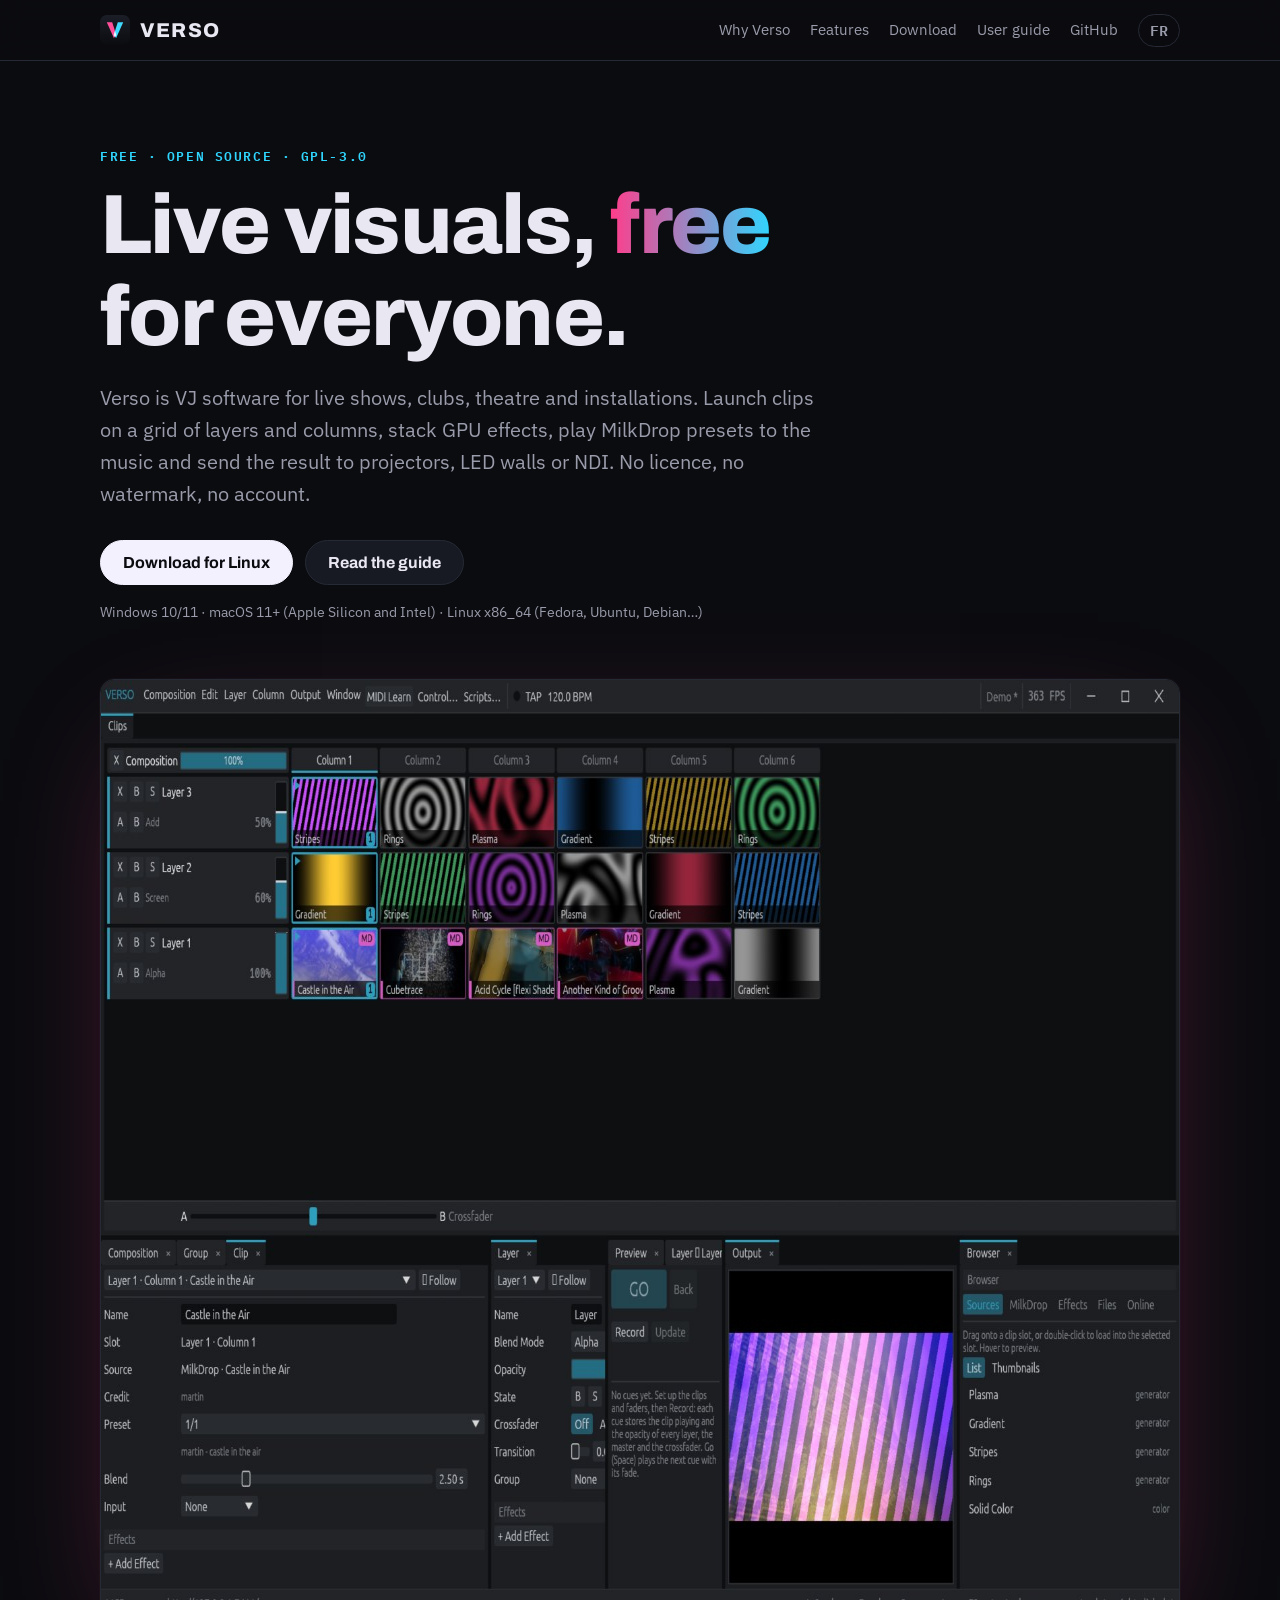
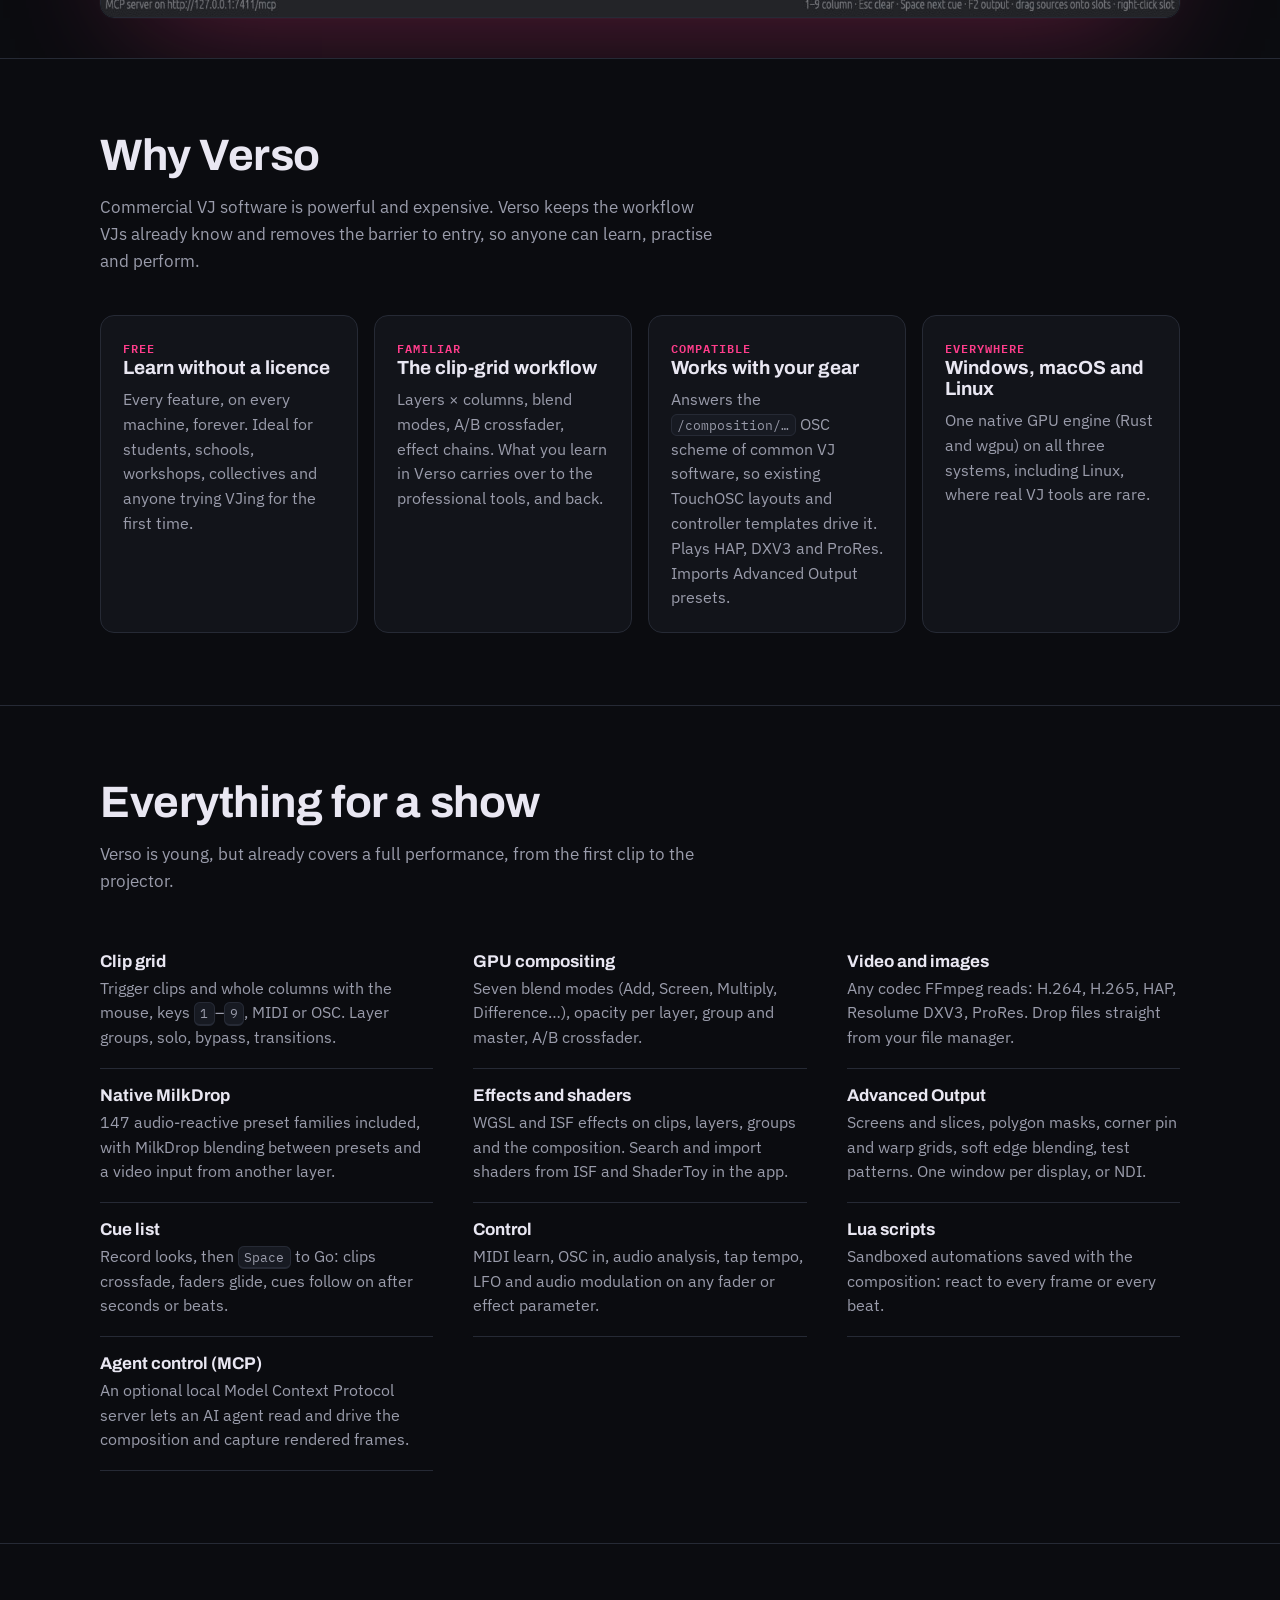
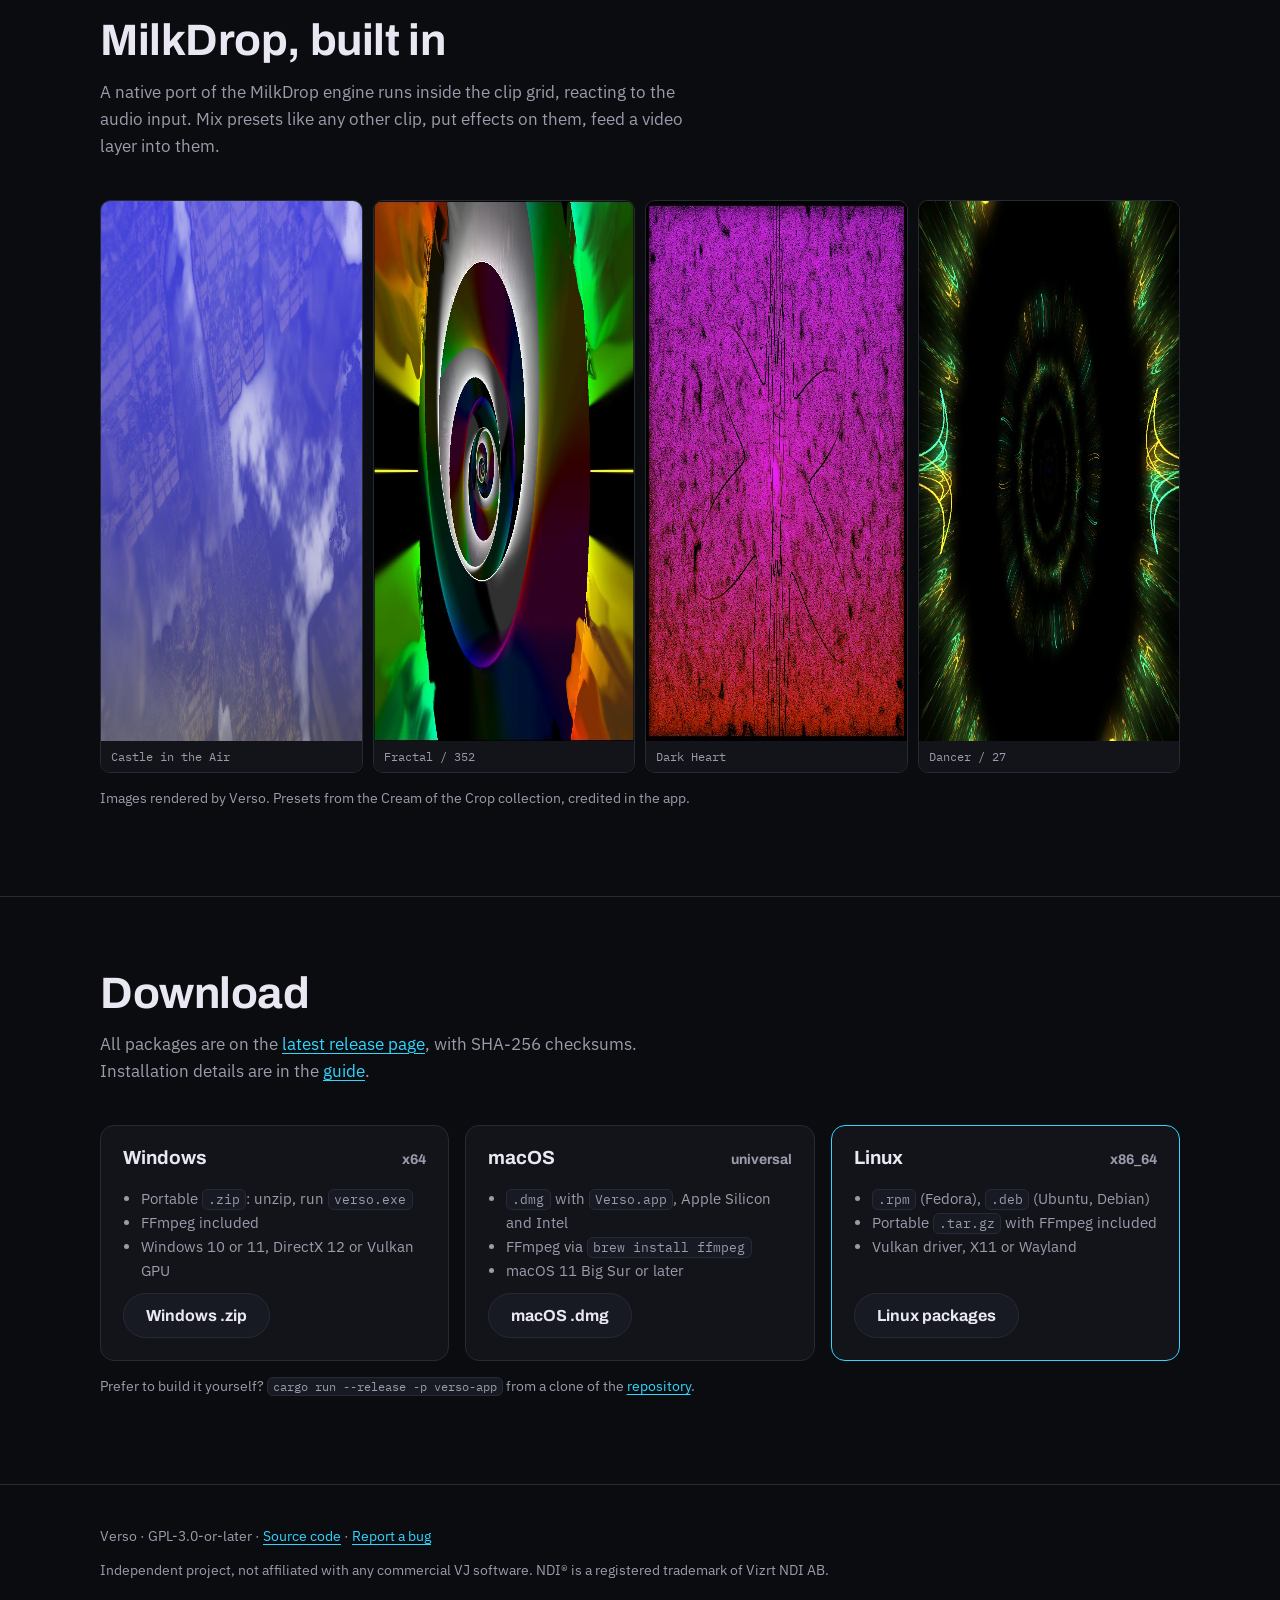
<file: site/index.html>
<!doctype html>
<html lang="en">
<head>
  <meta charset="utf-8">
  <meta name="viewport" content="width=device-width, initial-scale=1">
  <title>Verso — free VJ software for Windows, macOS and Linux</title>
  <meta name="description" content="Verso is free and open source VJ software: clip grid, GPU effects, native MilkDrop presets, projection mapping output, OSC, MIDI and NDI. Windows, macOS and Linux.">
  <link rel="icon" href="verso.svg" type="image/svg+xml">
  <link rel="alternate" hreflang="fr" href="fr/">
  <link rel="alternate" hreflang="en" href="./">
  <meta property="og:title" content="Verso — free VJ software">
  <meta property="og:description" content="Clip grid, GPU effects, MilkDrop, projection mapping, OSC, MIDI, NDI. Free and open source, on Windows, macOS and Linux.">
  <meta property="og:image" content="img/ui.jpg">
  <link rel="preconnect" href="https://fonts.googleapis.com">
  <link rel="preconnect" href="https://fonts.gstatic.com" crossorigin>
  <link href="https://fonts.googleapis.com/css2?family=Archivo:wght@600;800&family=IBM+Plex+Mono:wght@400;600&family=IBM+Plex+Sans:wght@400;600&display=swap" rel="stylesheet">
  <link rel="stylesheet" href="assets/style.css">
</head>
<body>
<header class="top">
  <div class="wrap">
    <a class="brand" href="./"><img src="verso.svg" alt="">VERSO</a>
    <nav>
      <a class="hide-sm" href="#why">Why Verso</a>
      <a class="hide-sm" href="#features">Features</a>
      <a href="#download">Download</a>
      <a href="guide.html">User guide</a>
      <a class="hide-sm" href="https://github.com/elisalien/verso">GitHub</a>
      <a class="lang" href="fr/" hreflang="fr" lang="fr">FR</a>
    </nav>
  </div>
</header>

<main>
  <section class="hero">
    <div class="wrap">
      <div class="eyebrow">Free · Open source · GPL-3.0</div>
      <h1>Live visuals, <em>free</em> for everyone.</h1>
      <p class="lede">Verso is VJ software for live shows, clubs, theatre and installations. Launch clips on a grid of layers and columns, stack GPU effects, play MilkDrop presets to the music and send the result to projectors, LED walls or NDI. No licence, no watermark, no account.</p>
      <div class="actions">
        <a class="btn primary" href="https://github.com/elisalien/verso/releases/latest" data-download-main
           data-windows="Download for Windows" data-macos="Download for macOS" data-linux="Download for Linux">Download</a>
        <a class="btn" href="guide.html">Read the guide</a>
      </div>
      <p class="small platforms">Windows 10/11 · macOS 11+ (Apple Silicon and Intel) · Linux x86_64 (Fedora, Ubuntu, Debian…)</p>
      <div class="shot"><img src="img/ui.jpg" width="1600" height="937" alt="The Verso window: clip grid with three layers, Properties, cue list, output monitor and browser panels"></div>
    </div>
  </section>

  <section id="why">
    <div class="wrap">
      <h2>Why Verso</h2>
      <p class="section-lede">Commercial VJ software is powerful and expensive. Verso keeps the workflow VJs already know and removes the barrier to entry, so anyone can learn, practise and perform.</p>
      <div class="why">
        <div class="card">
          <div class="tag">Free</div>
          <h3>Learn without a licence</h3>
          <p>Every feature, on every machine, forever. Ideal for students, schools, workshops, collectives and anyone trying VJing for the first time.</p>
        </div>
        <div class="card">
          <div class="tag">Familiar</div>
          <h3>The clip-grid workflow</h3>
          <p>Layers × columns, blend modes, A/B crossfader, effect chains. What you learn in Verso carries over to the professional tools, and back.</p>
        </div>
        <div class="card">
          <div class="tag">Compatible</div>
          <h3>Works with your gear</h3>
          <p>Answers the <code>/composition/…</code> OSC scheme of common VJ software, so existing TouchOSC layouts and controller templates drive it. Plays HAP, DXV3 and ProRes. Imports Advanced Output presets.</p>
        </div>
        <div class="card">
          <div class="tag">Everywhere</div>
          <h3>Windows, macOS and Linux</h3>
          <p>One native GPU engine (Rust and wgpu) on all three systems, including Linux, where real VJ tools are rare.</p>
        </div>
      </div>
    </div>
  </section>

  <section id="features">
    <div class="wrap">
      <h2>Everything for a show</h2>
      <p class="section-lede">Verso is young, but already covers a full performance, from the first clip to the projector.</p>
      <div class="features">
        <div class="feature"><h3>Clip grid</h3><p>Trigger clips and whole columns with the mouse, keys <kbd>1</kbd>–<kbd>9</kbd>, MIDI or OSC. Layer groups, solo, bypass, transitions.</p></div>
        <div class="feature"><h3>GPU compositing</h3><p>Seven blend modes (Add, Screen, Multiply, Difference…), opacity per layer, group and master, A/B crossfader.</p></div>
        <div class="feature"><h3>Video and images</h3><p>Any codec FFmpeg reads: H.264, H.265, HAP, Resolume DXV3, ProRes. Drop files straight from your file manager.</p></div>
        <div class="feature"><h3>Native MilkDrop</h3><p>147 audio-reactive preset families included, with MilkDrop blending between presets and a video input from another layer.</p></div>
        <div class="feature"><h3>Effects and shaders</h3><p>WGSL and ISF effects on clips, layers, groups and the composition. Search and import shaders from ISF and ShaderToy in the app.</p></div>
        <div class="feature"><h3>Advanced Output</h3><p>Screens and slices, polygon masks, corner pin and warp grids, soft edge blending, test patterns. One window per display, or NDI.</p></div>
        <div class="feature"><h3>Cue list</h3><p>Record looks, then <kbd>Space</kbd> to Go: clips crossfade, faders glide, cues follow on after seconds or beats.</p></div>
        <div class="feature"><h3>Control</h3><p>MIDI learn, OSC in, audio analysis, tap tempo, LFO and audio modulation on any fader or effect parameter.</p></div>
        <div class="feature"><h3>Lua scripts</h3><p>Sandboxed automations saved with the composition: react to every frame or every beat.</p></div>
        <div class="feature"><h3>Agent control (MCP)</h3><p>An optional local Model Context Protocol server lets an AI agent read and drive the composition and capture rendered frames.</p></div>
      </div>
    </div>
  </section>

  <section id="milkdrop">
    <div class="wrap">
      <h2>MilkDrop, built in</h2>
      <p class="section-lede">A native port of the MilkDrop engine runs inside the clip grid, reacting to the audio input. Mix presets like any other clip, put effects on them, feed a video layer into them.</p>
      <div class="gallery">
        <figure><img src="img/md-1.jpg" width="960" height="540" alt="MilkDrop preset Castle in the Air" loading="lazy"><figcaption>Castle in the Air</figcaption></figure>
        <figure><img src="img/md-2.jpg" width="960" height="540" alt="MilkDrop fractal preset" loading="lazy"><figcaption>Fractal / 352</figcaption></figure>
        <figure><img src="img/md-3.jpg" width="960" height="540" alt="MilkDrop preset Dark Heart" loading="lazy"><figcaption>Dark Heart</figcaption></figure>
        <figure><img src="img/md-4.jpg" width="960" height="540" alt="MilkDrop dancer preset" loading="lazy"><figcaption>Dancer / 27</figcaption></figure>
      </div>
      <p class="small">Images rendered by Verso. Presets from the Cream of the Crop collection, credited in the app.</p>
    </div>
  </section>

  <section id="download">
    <div class="wrap">
      <h2>Download</h2>
      <p class="section-lede">All packages are on the <a href="https://github.com/elisalien/verso/releases/latest">latest release page</a>, with SHA-256 checksums. Installation details are in the <a href="guide.html#install">guide</a>.</p>
      <div class="downloads">
        <div class="card dl" data-os="windows">
          <h3>Windows <span class="small">x64</span></h3>
          <ul>
            <li>Portable <code>.zip</code>: unzip, run <code>verso.exe</code></li>
            <li>FFmpeg included</li>
            <li>Windows 10 or 11, DirectX 12 or Vulkan GPU</li>
          </ul>
          <a class="btn" href="https://github.com/elisalien/verso/releases/latest">Windows .zip</a>
        </div>
        <div class="card dl" data-os="macos">
          <h3>macOS <span class="small">universal</span></h3>
          <ul>
            <li><code>.dmg</code> with <code>Verso.app</code>, Apple Silicon and Intel</li>
            <li>FFmpeg via <code>brew install ffmpeg</code></li>
            <li>macOS 11 Big Sur or later</li>
          </ul>
          <a class="btn" href="https://github.com/elisalien/verso/releases/latest">macOS .dmg</a>
        </div>
        <div class="card dl" data-os="linux">
          <h3>Linux <span class="small">x86_64</span></h3>
          <ul>
            <li><code>.rpm</code> (Fedora), <code>.deb</code> (Ubuntu, Debian)</li>
            <li>Portable <code>.tar.gz</code> with FFmpeg included</li>
            <li>Vulkan driver, X11 or Wayland</li>
          </ul>
          <a class="btn" href="https://github.com/elisalien/verso/releases/latest">Linux packages</a>
        </div>
      </div>
      <p class="small">Prefer to build it yourself? <code>cargo run --release -p verso-app</code> from a clone of the <a href="https://github.com/elisalien/verso">repository</a>.</p>
    </div>
  </section>
</main>

<footer>
  <div class="wrap">
    <div>Verso · GPL-3.0-or-later · <a href="https://github.com/elisalien/verso">Source code</a> · <a href="https://github.com/elisalien/verso/issues">Report a bug</a></div>
    <div>Independent project, not affiliated with any commercial VJ software. NDI® is a registered trademark of Vizrt NDI AB.</div>
  </div>
</footer>
<script src="assets/site.js"></script>
</body>
</html>
</file>
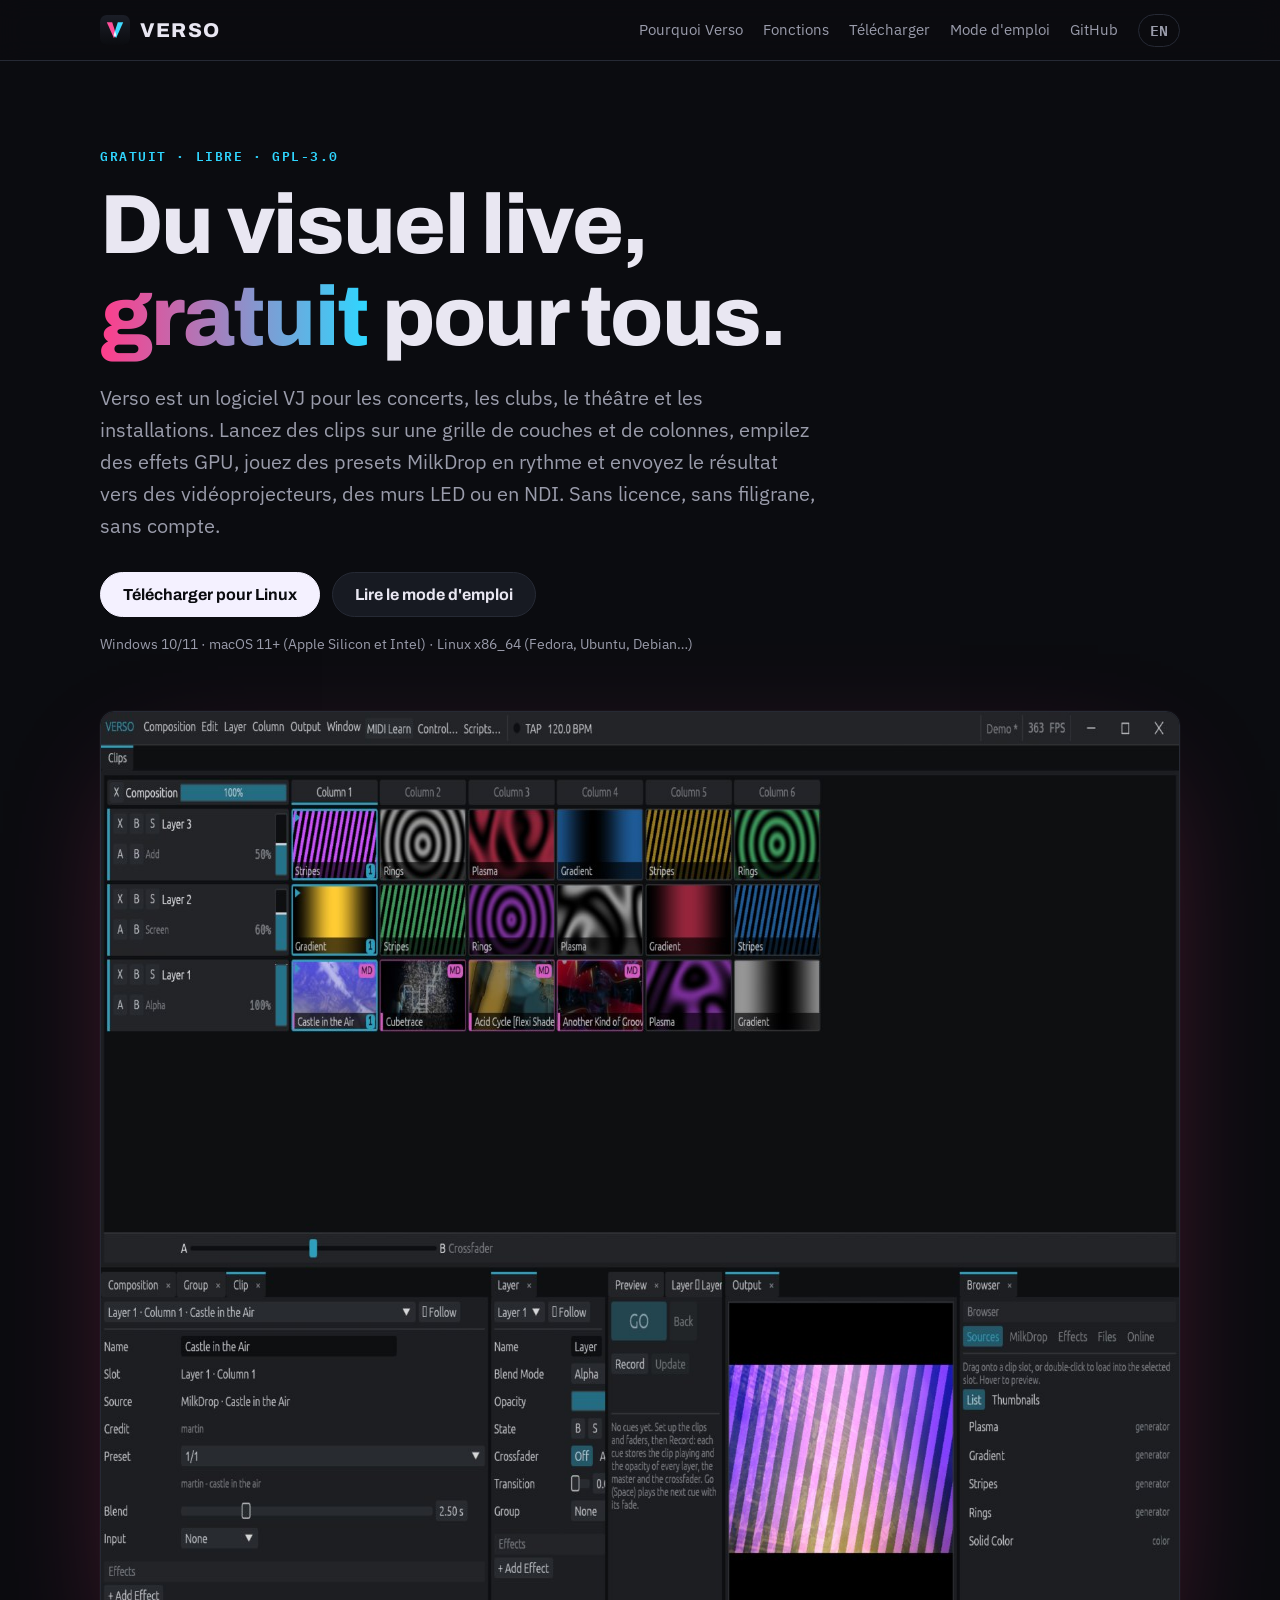
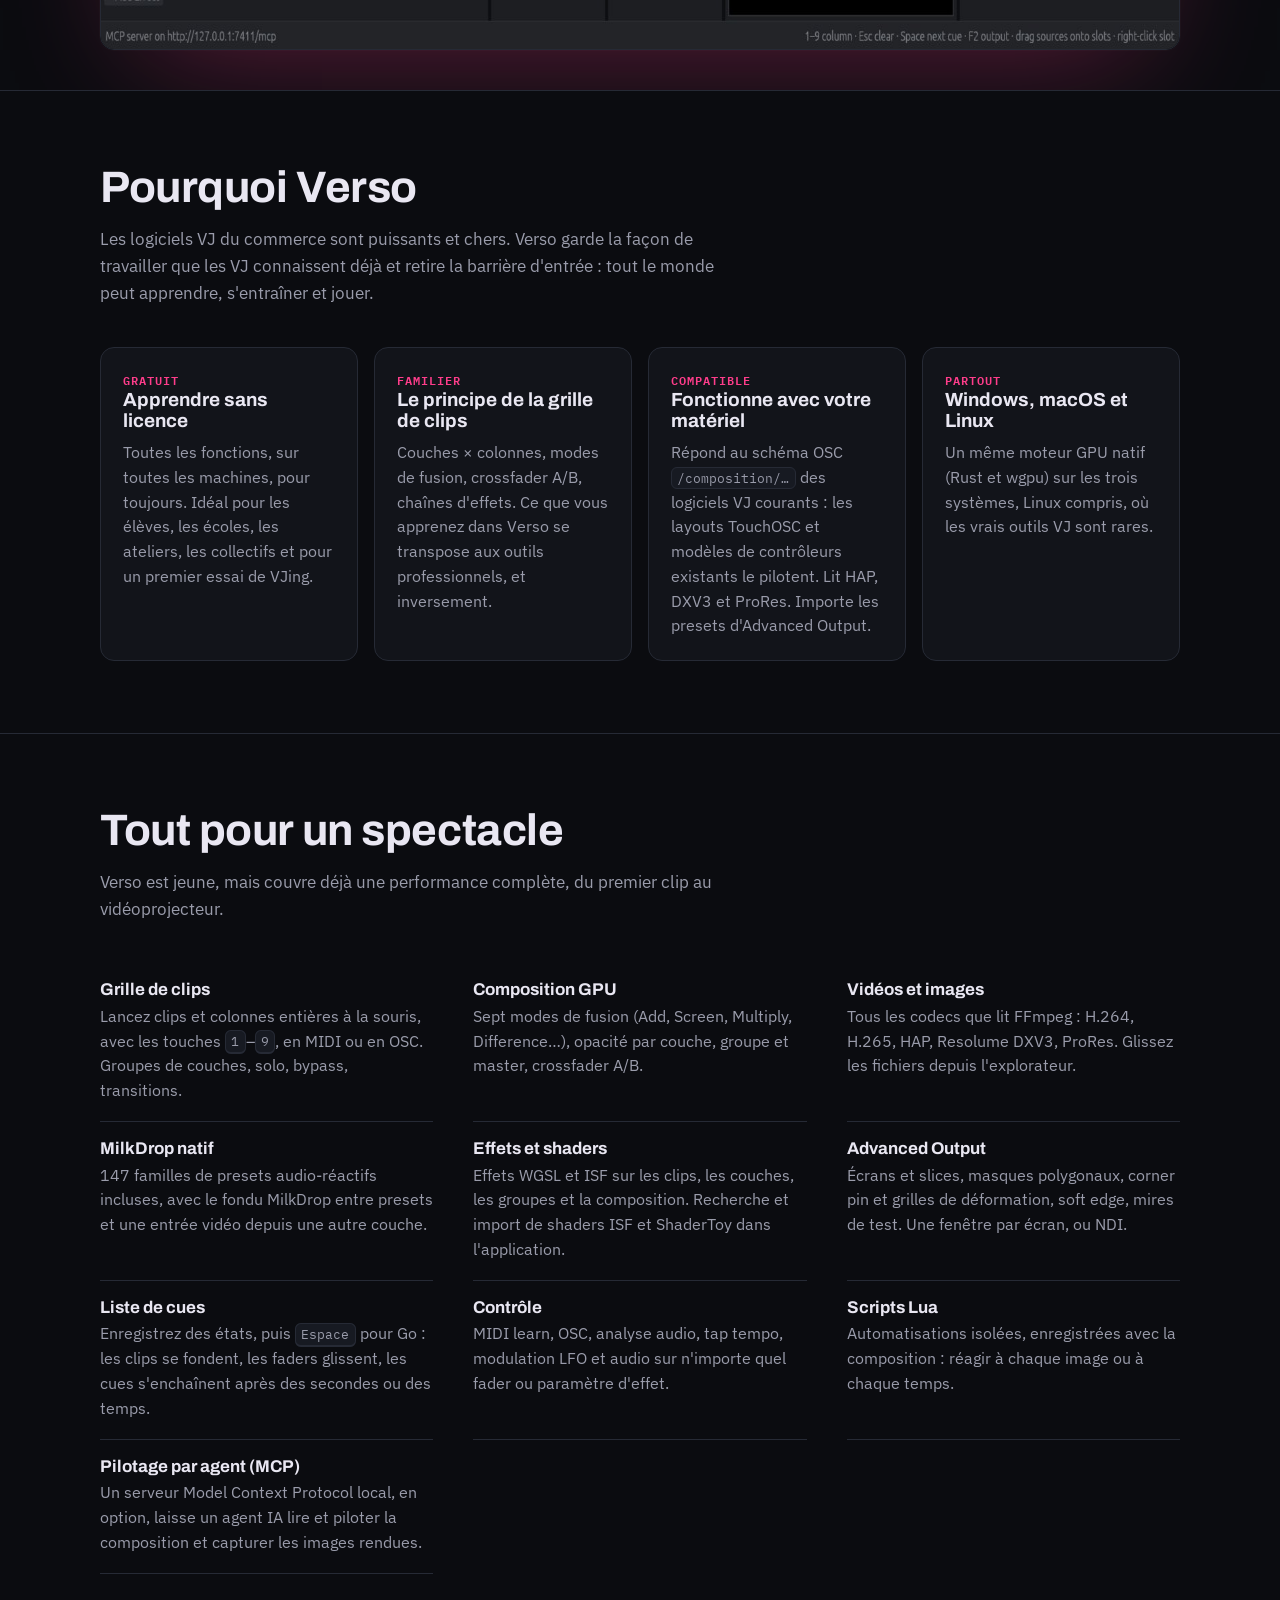
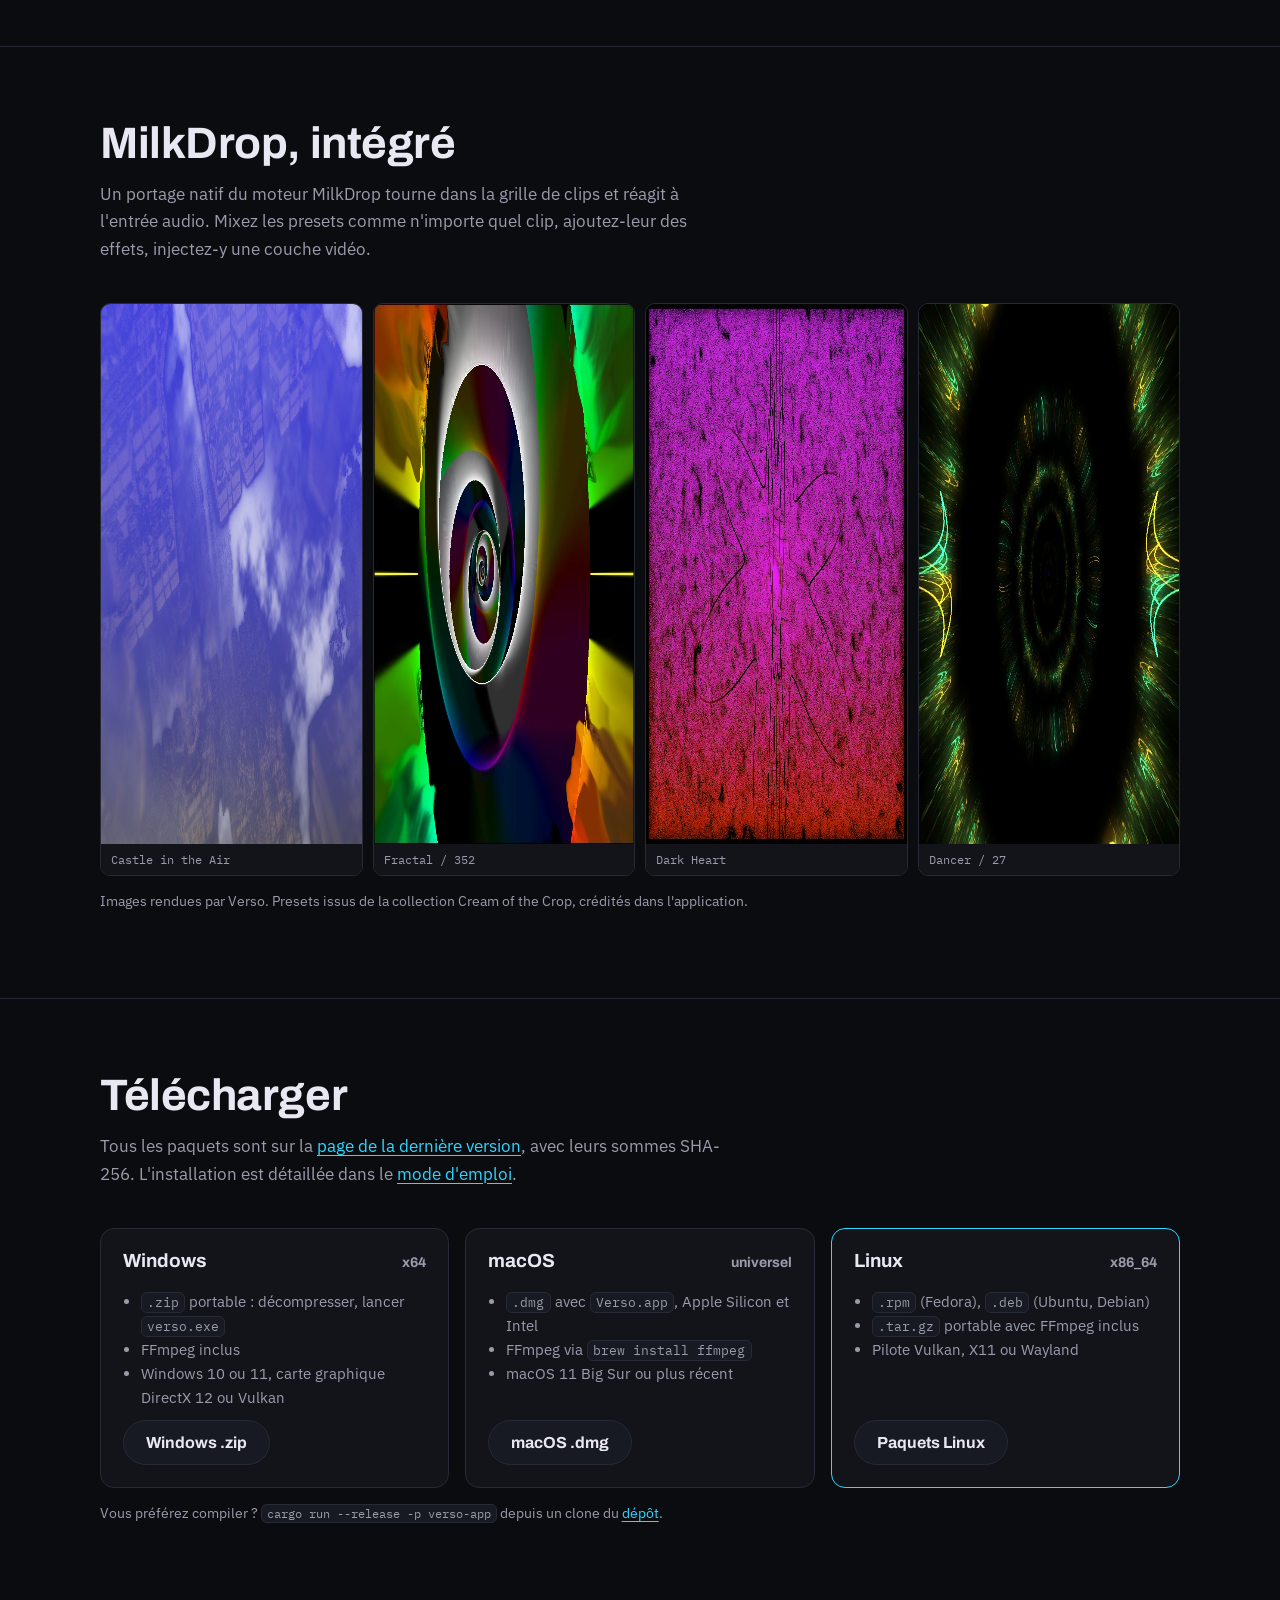
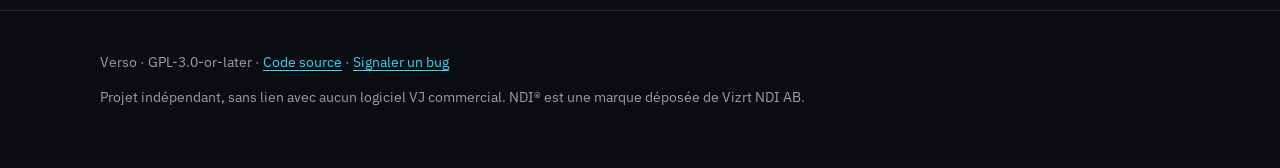
<file: site/fr/index.html>
<!doctype html>
<html lang="fr">
<head>
  <meta charset="utf-8">
  <meta name="viewport" content="width=device-width, initial-scale=1">
  <title>Verso — logiciel VJ gratuit pour Windows, macOS et Linux</title>
  <meta name="description" content="Verso est un logiciel VJ libre et gratuit : grille de clips, effets GPU, presets MilkDrop natifs, sortie de mapping vidéo, OSC, MIDI et NDI. Windows, macOS et Linux.">
  <link rel="icon" href="../verso.svg" type="image/svg+xml">
  <link rel="alternate" hreflang="en" href="../">
  <link rel="alternate" hreflang="fr" href="./">
  <meta property="og:title" content="Verso — logiciel VJ gratuit">
  <meta property="og:description" content="Grille de clips, effets GPU, MilkDrop, mapping vidéo, OSC, MIDI, NDI. Libre et gratuit, sur Windows, macOS et Linux.">
  <meta property="og:image" content="../img/ui.jpg">
  <link rel="preconnect" href="https://fonts.googleapis.com">
  <link rel="preconnect" href="https://fonts.gstatic.com" crossorigin>
  <link href="https://fonts.googleapis.com/css2?family=Archivo:wght@600;800&family=IBM+Plex+Mono:wght@400;600&family=IBM+Plex+Sans:wght@400;600&display=swap" rel="stylesheet">
  <link rel="stylesheet" href="../assets/style.css">
</head>
<body>
<header class="top">
  <div class="wrap">
    <a class="brand" href="./"><img src="../verso.svg" alt="">VERSO</a>
    <nav>
      <a class="hide-sm" href="#pourquoi">Pourquoi Verso</a>
      <a class="hide-sm" href="#fonctions">Fonctions</a>
      <a href="#telecharger">Télécharger</a>
      <a href="guide.html">Mode d'emploi</a>
      <a class="hide-sm" href="https://github.com/elisalien/verso">GitHub</a>
      <a class="lang" href="../" hreflang="en" lang="en">EN</a>
    </nav>
  </div>
</header>

<main>
  <section class="hero">
    <div class="wrap">
      <div class="eyebrow">Gratuit · Libre · GPL-3.0</div>
      <h1>Du visuel live, <em>gratuit</em> pour tous.</h1>
      <p class="lede">Verso est un logiciel VJ pour les concerts, les clubs, le théâtre et les installations. Lancez des clips sur une grille de couches et de colonnes, empilez des effets GPU, jouez des presets MilkDrop en rythme et envoyez le résultat vers des vidéoprojecteurs, des murs LED ou en NDI. Sans licence, sans filigrane, sans compte.</p>
      <div class="actions">
        <a class="btn primary" href="https://github.com/elisalien/verso/releases/latest" data-download-main
           data-windows="Télécharger pour Windows" data-macos="Télécharger pour macOS" data-linux="Télécharger pour Linux">Télécharger</a>
        <a class="btn" href="guide.html">Lire le mode d'emploi</a>
      </div>
      <p class="small platforms">Windows 10/11 · macOS 11+ (Apple Silicon et Intel) · Linux x86_64 (Fedora, Ubuntu, Debian…)</p>
      <div class="shot"><img src="../img/ui.jpg" width="1600" height="937" alt="La fenêtre de Verso : grille de clips à trois couches, panneaux Propriétés, liste de cues, moniteur de sortie et navigateur"></div>
    </div>
  </section>

  <section id="pourquoi">
    <div class="wrap">
      <h2>Pourquoi Verso</h2>
      <p class="section-lede">Les logiciels VJ du commerce sont puissants et chers. Verso garde la façon de travailler que les VJ connaissent déjà et retire la barrière d'entrée : tout le monde peut apprendre, s'entraîner et jouer.</p>
      <div class="why">
        <div class="card">
          <div class="tag">Gratuit</div>
          <h3>Apprendre sans licence</h3>
          <p>Toutes les fonctions, sur toutes les machines, pour toujours. Idéal pour les élèves, les écoles, les ateliers, les collectifs et pour un premier essai de VJing.</p>
        </div>
        <div class="card">
          <div class="tag">Familier</div>
          <h3>Le principe de la grille de clips</h3>
          <p>Couches × colonnes, modes de fusion, crossfader A/B, chaînes d'effets. Ce que vous apprenez dans Verso se transpose aux outils professionnels, et inversement.</p>
        </div>
        <div class="card">
          <div class="tag">Compatible</div>
          <h3>Fonctionne avec votre matériel</h3>
          <p>Répond au schéma OSC <code>/composition/…</code> des logiciels VJ courants : les layouts TouchOSC et modèles de contrôleurs existants le pilotent. Lit HAP, DXV3 et ProRes. Importe les presets d'Advanced Output.</p>
        </div>
        <div class="card">
          <div class="tag">Partout</div>
          <h3>Windows, macOS et Linux</h3>
          <p>Un même moteur GPU natif (Rust et wgpu) sur les trois systèmes, Linux compris, où les vrais outils VJ sont rares.</p>
        </div>
      </div>
    </div>
  </section>

  <section id="fonctions">
    <div class="wrap">
      <h2>Tout pour un spectacle</h2>
      <p class="section-lede">Verso est jeune, mais couvre déjà une performance complète, du premier clip au vidéoprojecteur.</p>
      <div class="features">
        <div class="feature"><h3>Grille de clips</h3><p>Lancez clips et colonnes entières à la souris, avec les touches <kbd>1</kbd>–<kbd>9</kbd>, en MIDI ou en OSC. Groupes de couches, solo, bypass, transitions.</p></div>
        <div class="feature"><h3>Composition GPU</h3><p>Sept modes de fusion (Add, Screen, Multiply, Difference…), opacité par couche, groupe et master, crossfader A/B.</p></div>
        <div class="feature"><h3>Vidéos et images</h3><p>Tous les codecs que lit FFmpeg : H.264, H.265, HAP, Resolume DXV3, ProRes. Glissez les fichiers depuis l'explorateur.</p></div>
        <div class="feature"><h3>MilkDrop natif</h3><p>147 familles de presets audio-réactifs incluses, avec le fondu MilkDrop entre presets et une entrée vidéo depuis une autre couche.</p></div>
        <div class="feature"><h3>Effets et shaders</h3><p>Effets WGSL et ISF sur les clips, les couches, les groupes et la composition. Recherche et import de shaders ISF et ShaderToy dans l'application.</p></div>
        <div class="feature"><h3>Advanced Output</h3><p>Écrans et slices, masques polygonaux, corner pin et grilles de déformation, soft edge, mires de test. Une fenêtre par écran, ou NDI.</p></div>
        <div class="feature"><h3>Liste de cues</h3><p>Enregistrez des états, puis <kbd>Espace</kbd> pour Go : les clips se fondent, les faders glissent, les cues s'enchaînent après des secondes ou des temps.</p></div>
        <div class="feature"><h3>Contrôle</h3><p>MIDI learn, OSC, analyse audio, tap tempo, modulation LFO et audio sur n'importe quel fader ou paramètre d'effet.</p></div>
        <div class="feature"><h3>Scripts Lua</h3><p>Automatisations isolées, enregistrées avec la composition : réagir à chaque image ou à chaque temps.</p></div>
        <div class="feature"><h3>Pilotage par agent (MCP)</h3><p>Un serveur Model Context Protocol local, en option, laisse un agent IA lire et piloter la composition et capturer les images rendues.</p></div>
      </div>
    </div>
  </section>

  <section id="milkdrop">
    <div class="wrap">
      <h2>MilkDrop, intégré</h2>
      <p class="section-lede">Un portage natif du moteur MilkDrop tourne dans la grille de clips et réagit à l'entrée audio. Mixez les presets comme n'importe quel clip, ajoutez-leur des effets, injectez-y une couche vidéo.</p>
      <div class="gallery">
        <figure><img src="../img/md-1.jpg" width="960" height="540" alt="Preset MilkDrop Castle in the Air" loading="lazy"><figcaption>Castle in the Air</figcaption></figure>
        <figure><img src="../img/md-2.jpg" width="960" height="540" alt="Preset MilkDrop fractal" loading="lazy"><figcaption>Fractal / 352</figcaption></figure>
        <figure><img src="../img/md-3.jpg" width="960" height="540" alt="Preset MilkDrop Dark Heart" loading="lazy"><figcaption>Dark Heart</figcaption></figure>
        <figure><img src="../img/md-4.jpg" width="960" height="540" alt="Preset MilkDrop dancer" loading="lazy"><figcaption>Dancer / 27</figcaption></figure>
      </div>
      <p class="small">Images rendues par Verso. Presets issus de la collection Cream of the Crop, crédités dans l'application.</p>
    </div>
  </section>

  <section id="telecharger">
    <div class="wrap">
      <h2>Télécharger</h2>
      <p class="section-lede">Tous les paquets sont sur la <a href="https://github.com/elisalien/verso/releases/latest">page de la dernière version</a>, avec leurs sommes SHA-256. L'installation est détaillée dans le <a href="guide.html#installer">mode d'emploi</a>.</p>
      <div class="downloads">
        <div class="card dl" data-os="windows">
          <h3>Windows <span class="small">x64</span></h3>
          <ul>
            <li><code>.zip</code> portable : décompresser, lancer <code>verso.exe</code></li>
            <li>FFmpeg inclus</li>
            <li>Windows 10 ou 11, carte graphique DirectX 12 ou Vulkan</li>
          </ul>
          <a class="btn" href="https://github.com/elisalien/verso/releases/latest">Windows .zip</a>
        </div>
        <div class="card dl" data-os="macos">
          <h3>macOS <span class="small">universel</span></h3>
          <ul>
            <li><code>.dmg</code> avec <code>Verso.app</code>, Apple Silicon et Intel</li>
            <li>FFmpeg via <code>brew install ffmpeg</code></li>
            <li>macOS 11 Big Sur ou plus récent</li>
          </ul>
          <a class="btn" href="https://github.com/elisalien/verso/releases/latest">macOS .dmg</a>
        </div>
        <div class="card dl" data-os="linux">
          <h3>Linux <span class="small">x86_64</span></h3>
          <ul>
            <li><code>.rpm</code> (Fedora), <code>.deb</code> (Ubuntu, Debian)</li>
            <li><code>.tar.gz</code> portable avec FFmpeg inclus</li>
            <li>Pilote Vulkan, X11 ou Wayland</li>
          </ul>
          <a class="btn" href="https://github.com/elisalien/verso/releases/latest">Paquets Linux</a>
        </div>
      </div>
      <p class="small">Vous préférez compiler ? <code>cargo run --release -p verso-app</code> depuis un clone du <a href="https://github.com/elisalien/verso">dépôt</a>.</p>
    </div>
  </section>
</main>

<footer>
  <div class="wrap">
    <div>Verso · GPL-3.0-or-later · <a href="https://github.com/elisalien/verso">Code source</a> · <a href="https://github.com/elisalien/verso/issues">Signaler un bug</a></div>
    <div>Projet indépendant, sans lien avec aucun logiciel VJ commercial. NDI® est une marque déposée de Vizrt NDI AB.</div>
  </div>
</footer>
<script src="../assets/site.js"></script>
</body>
</html>
</file>
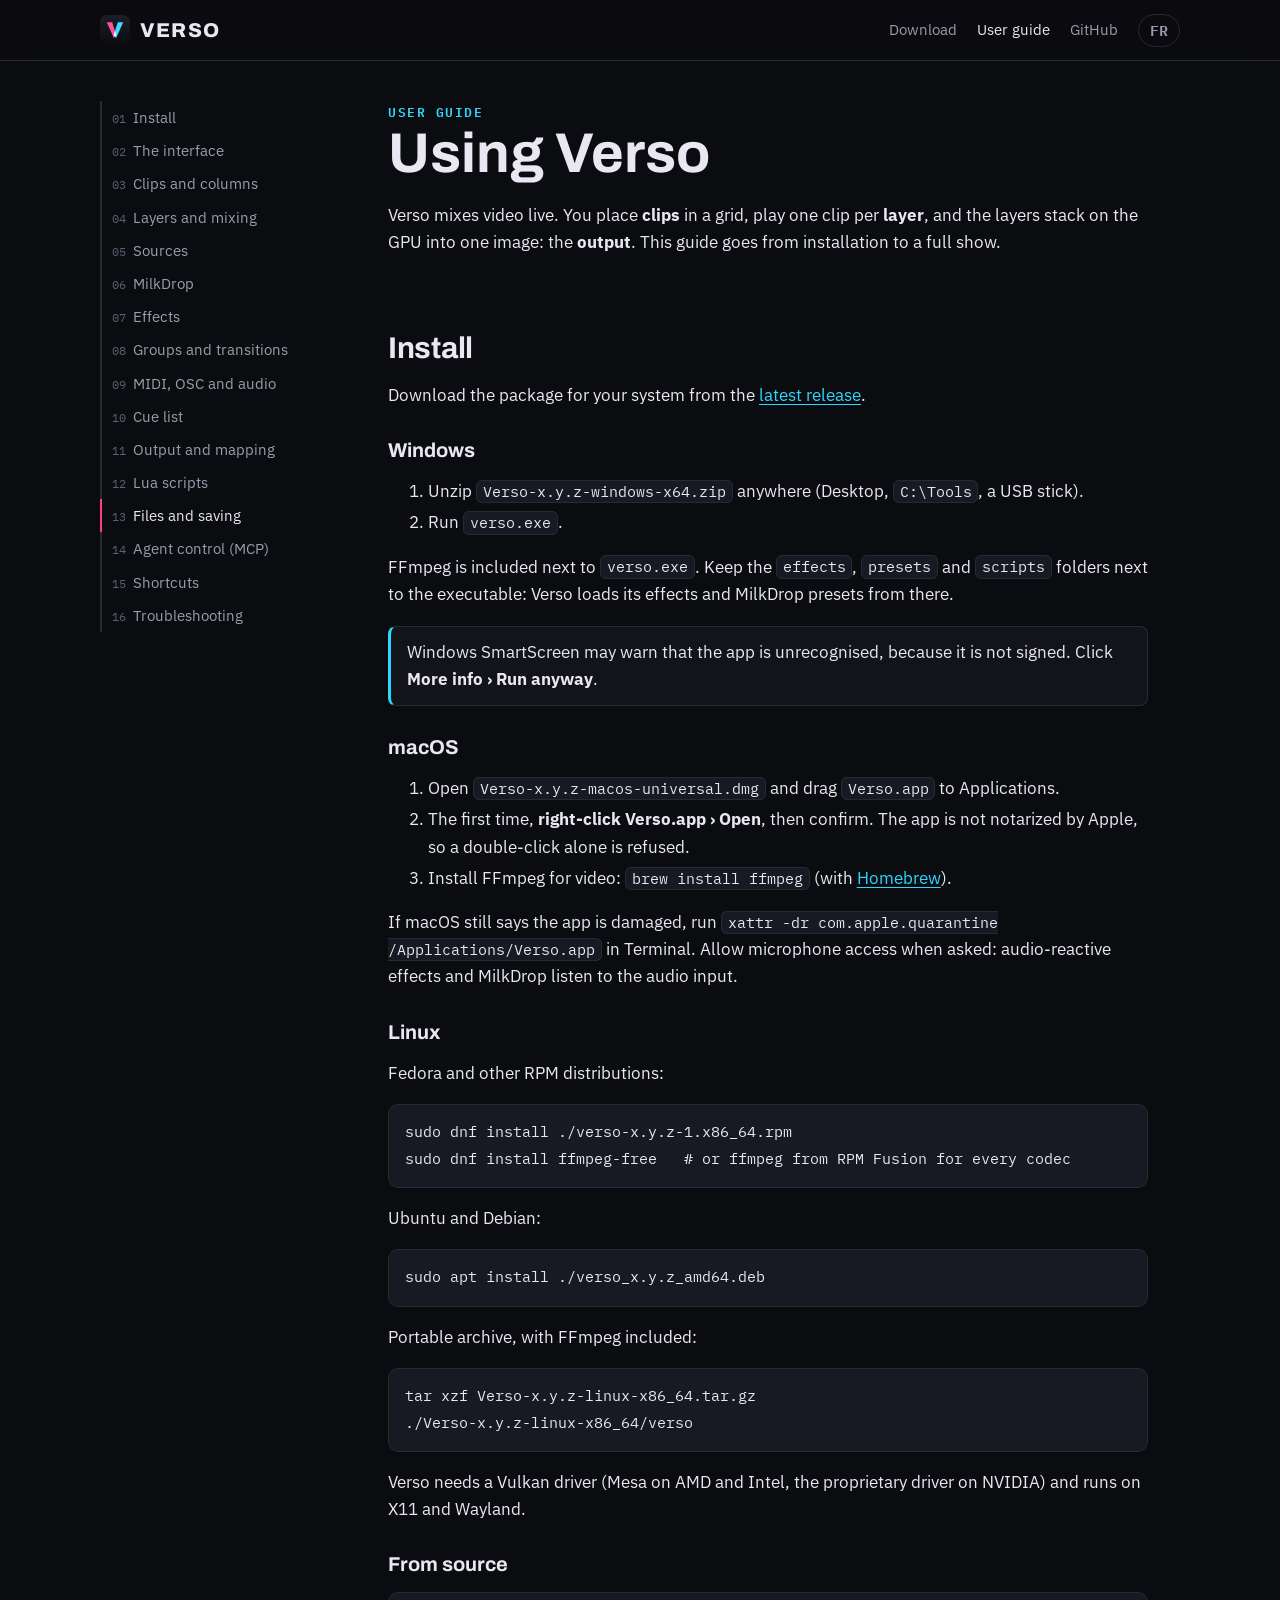
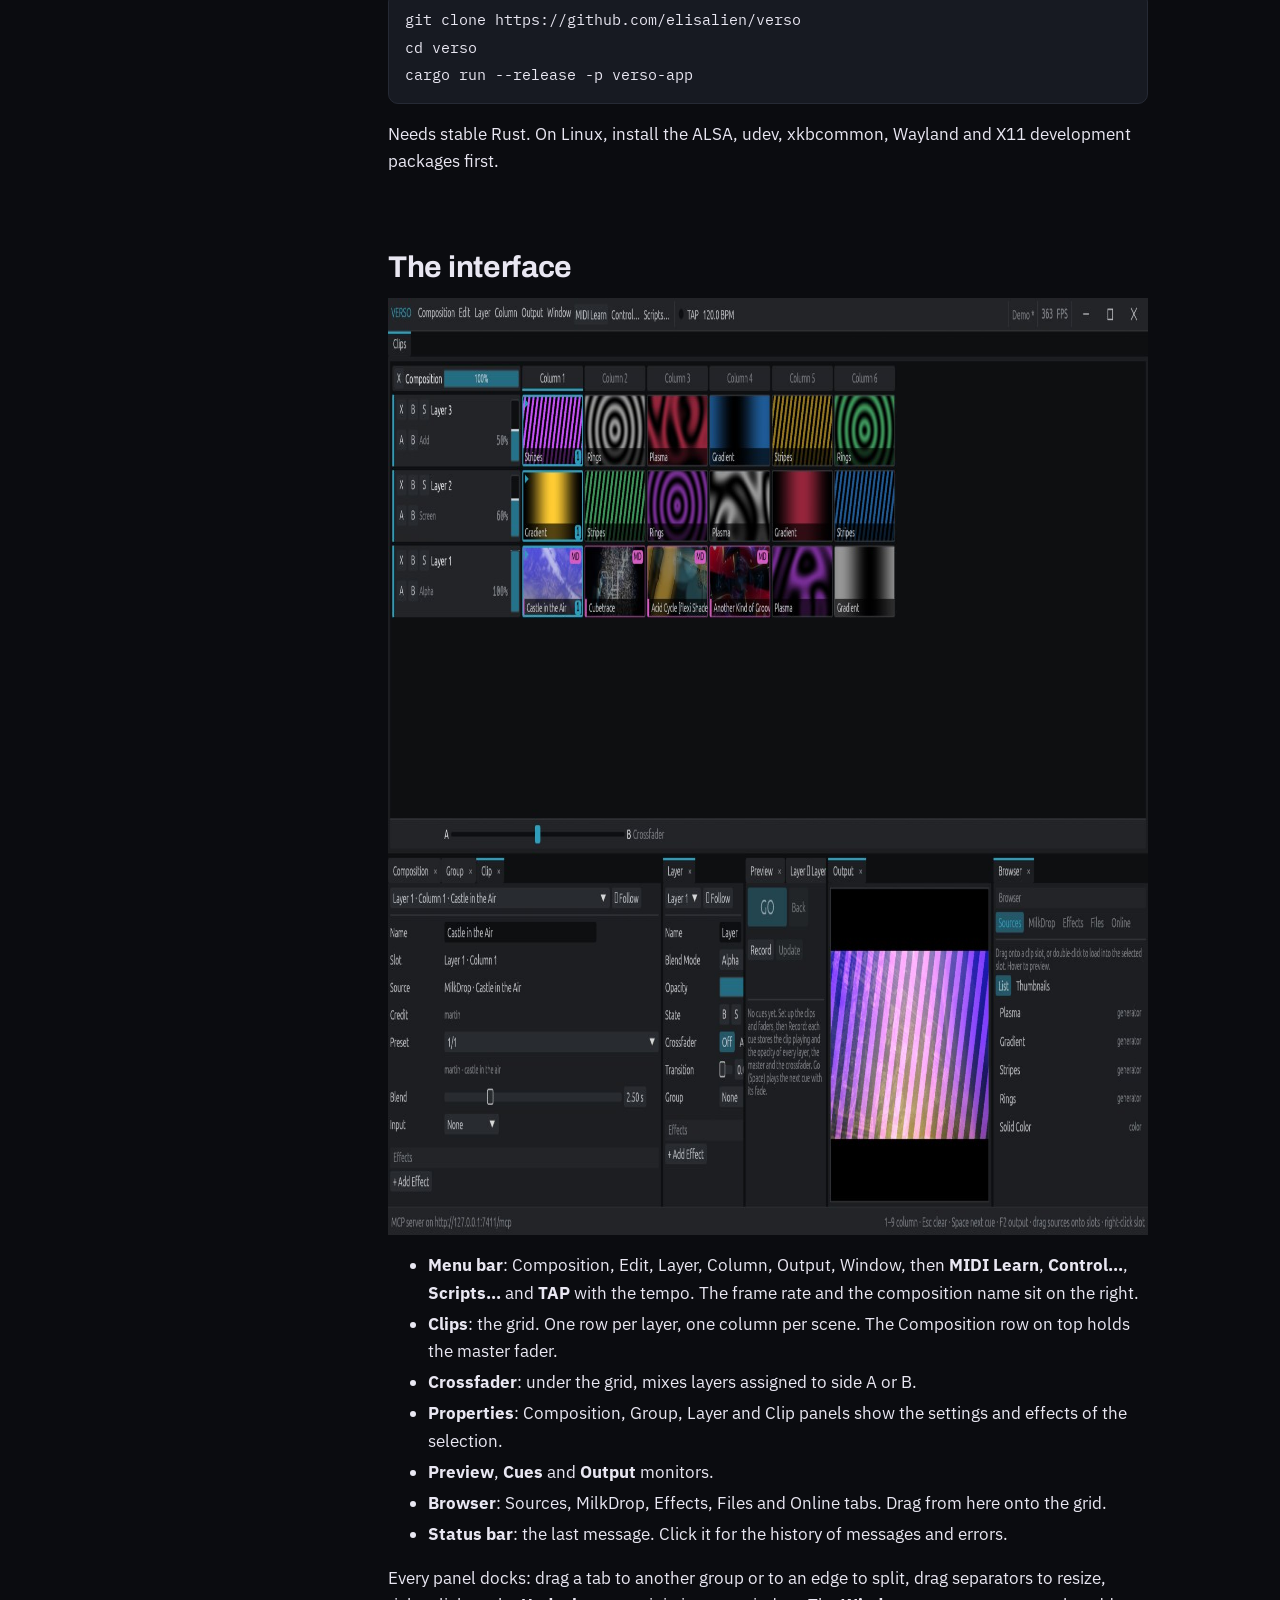
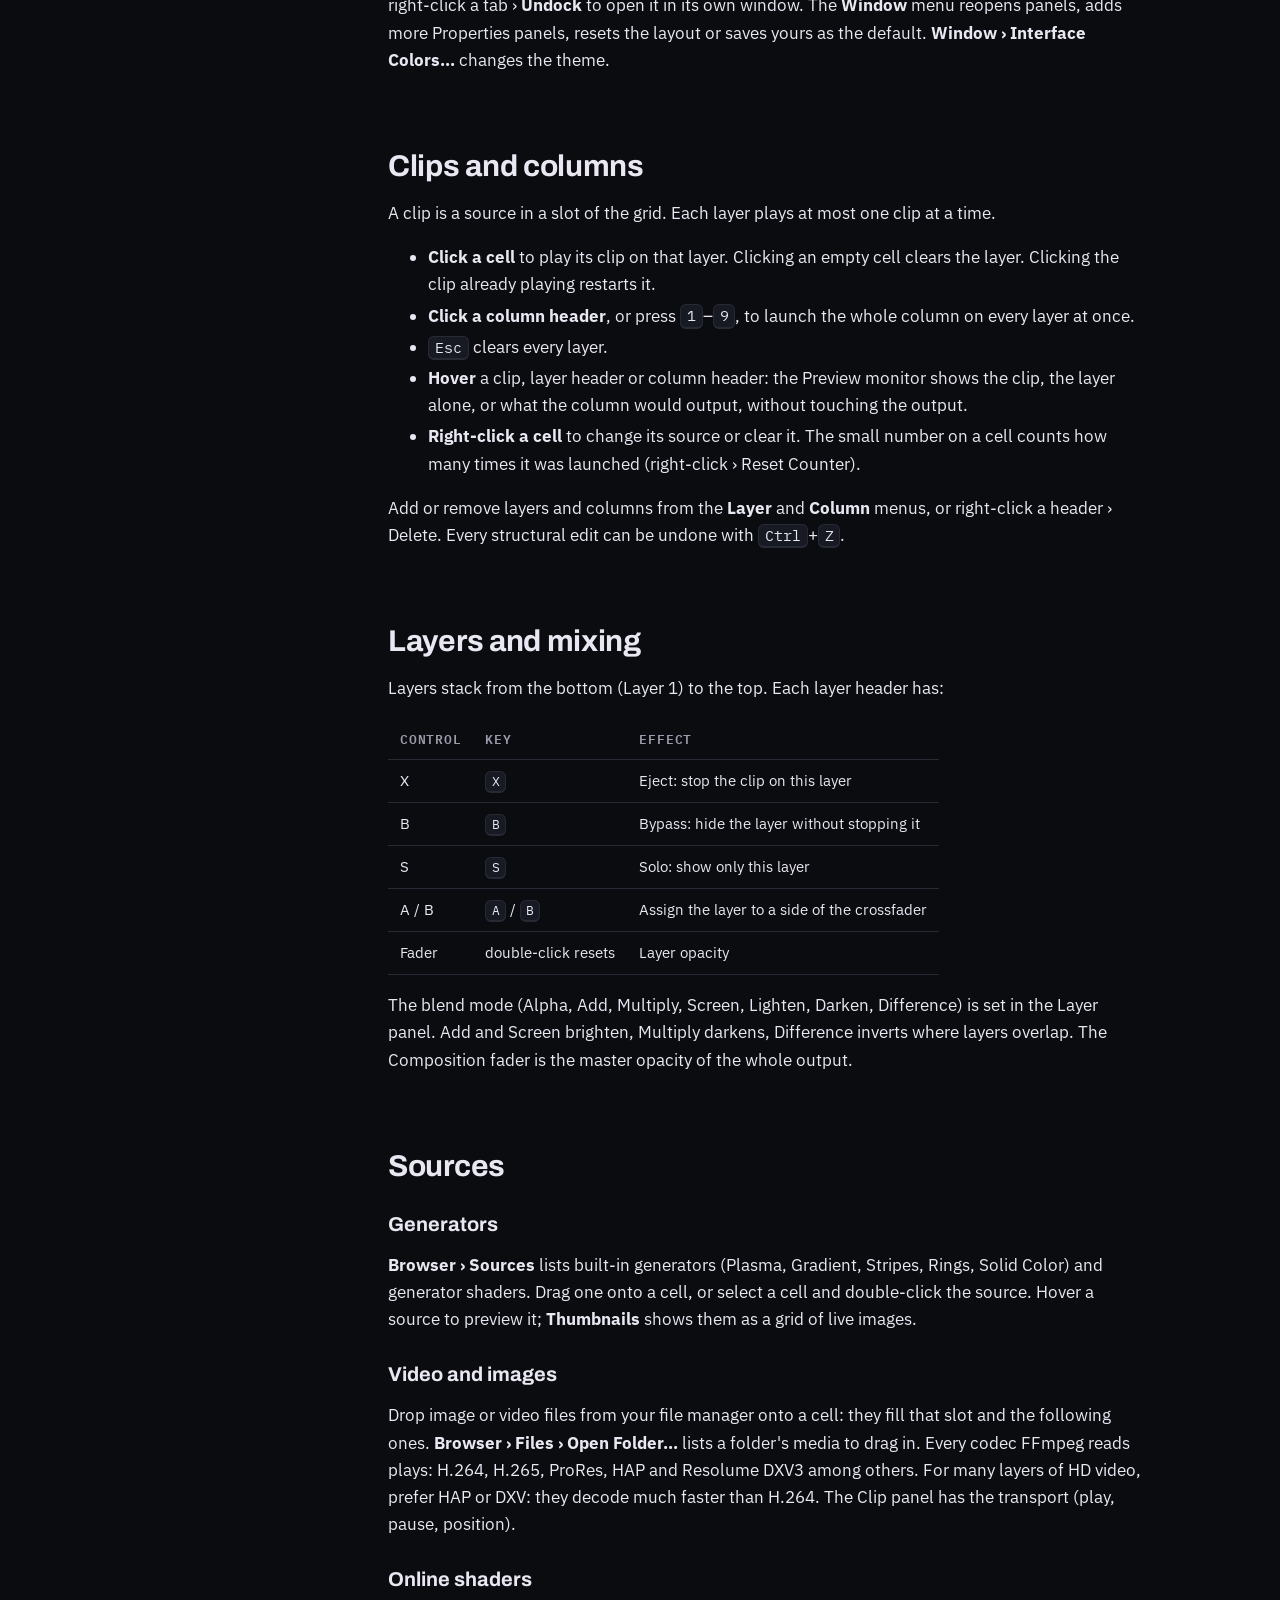
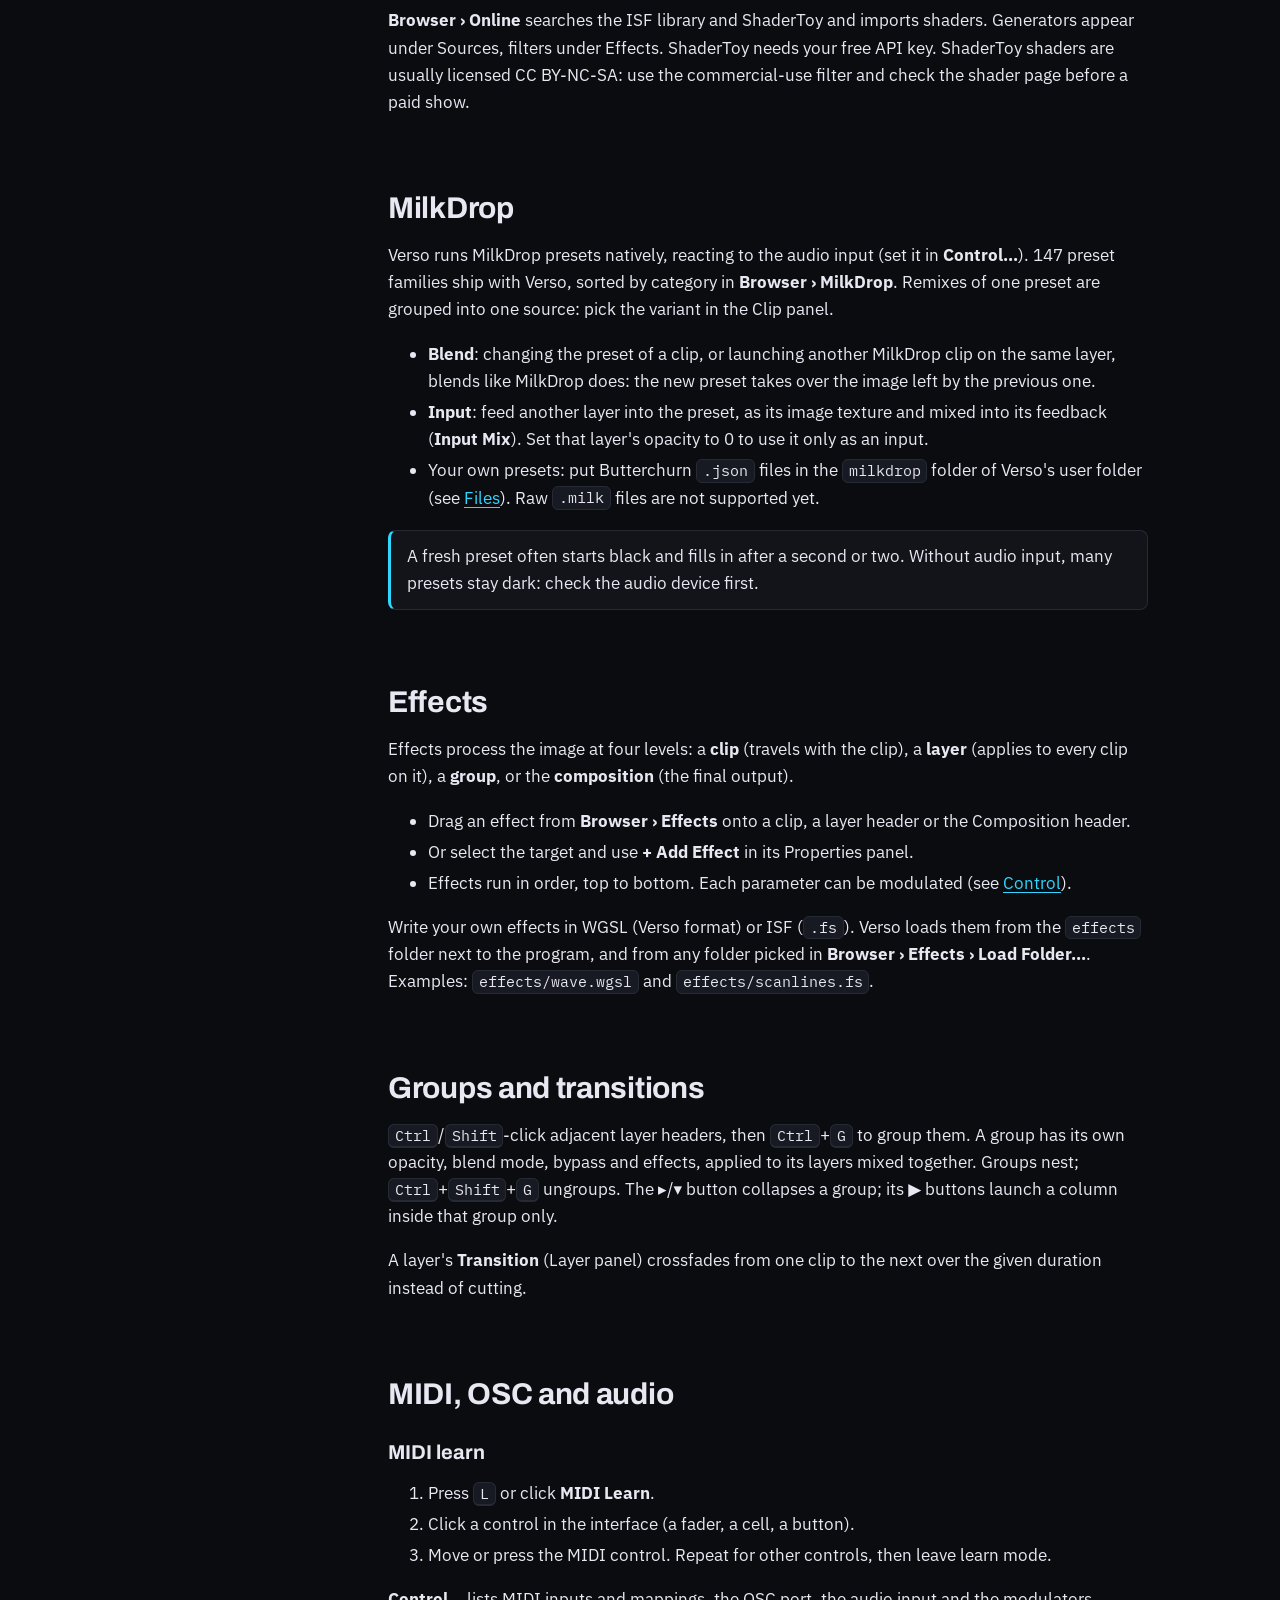
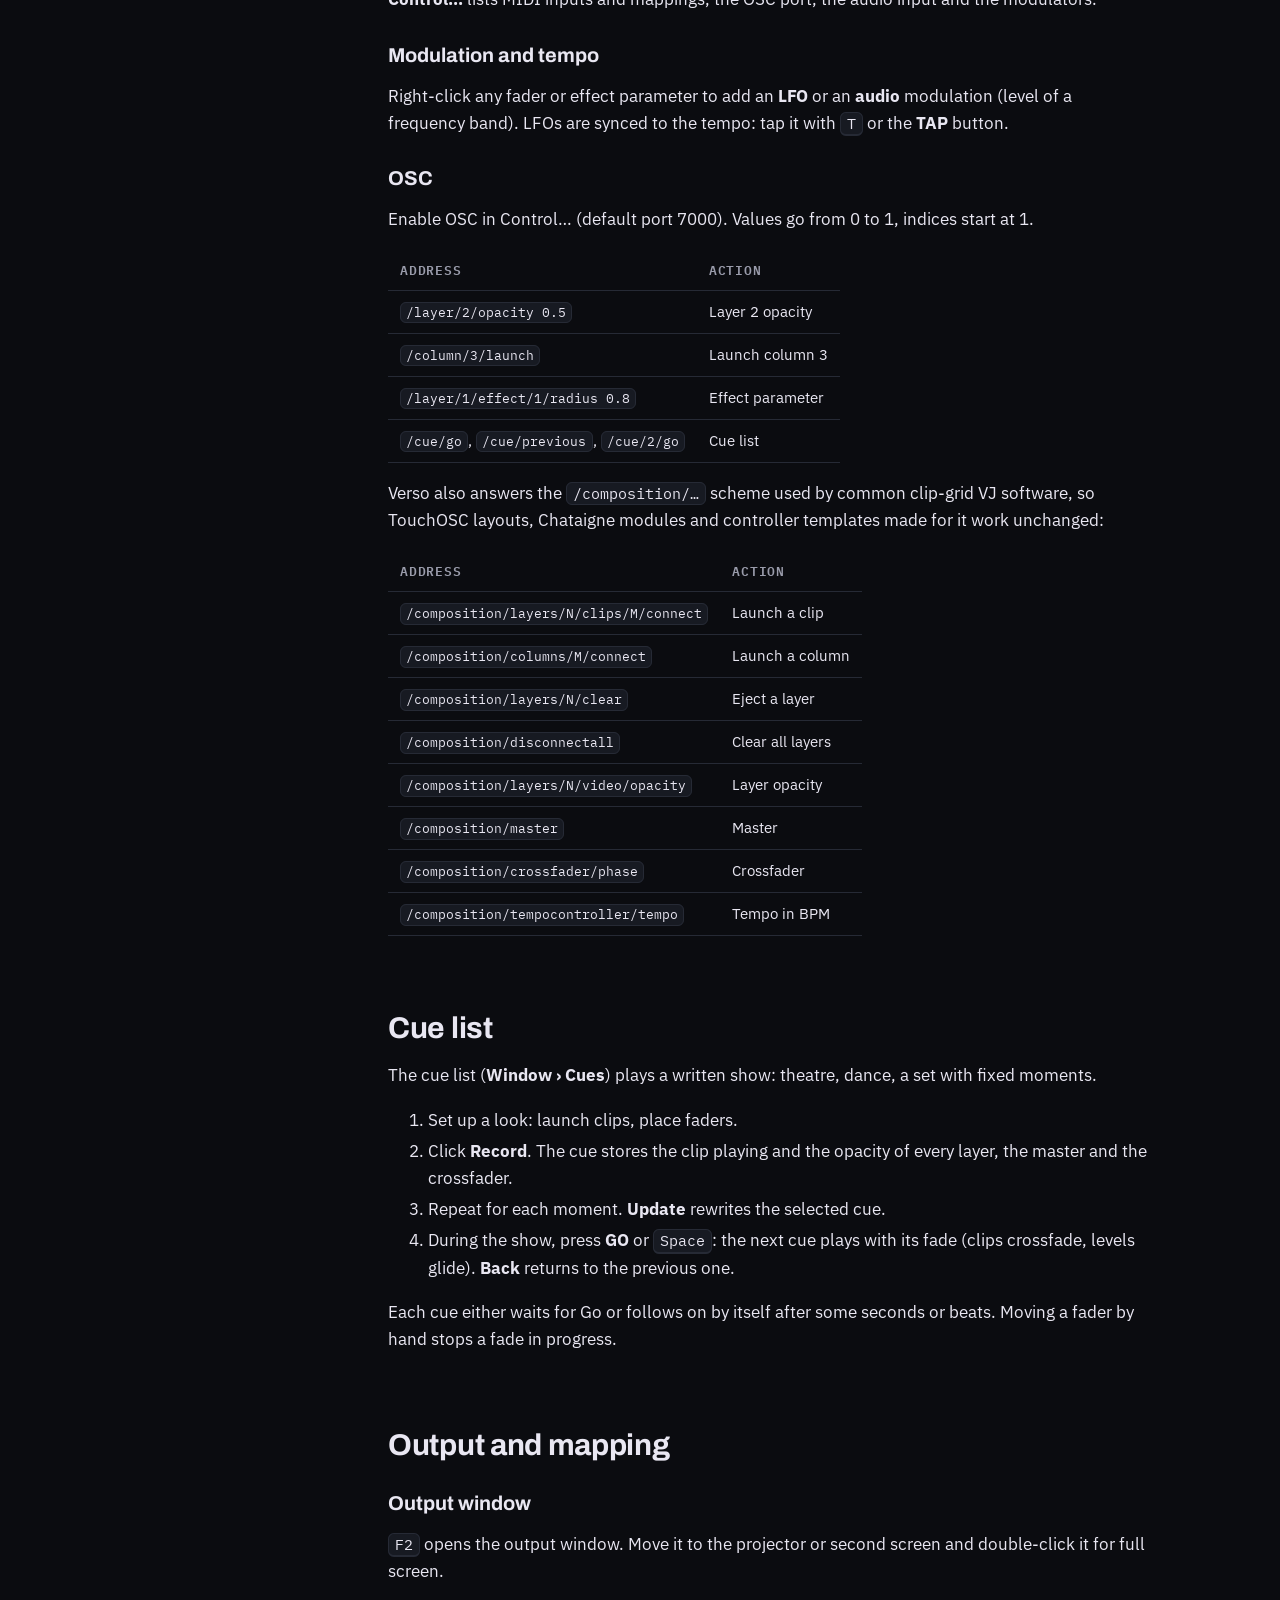
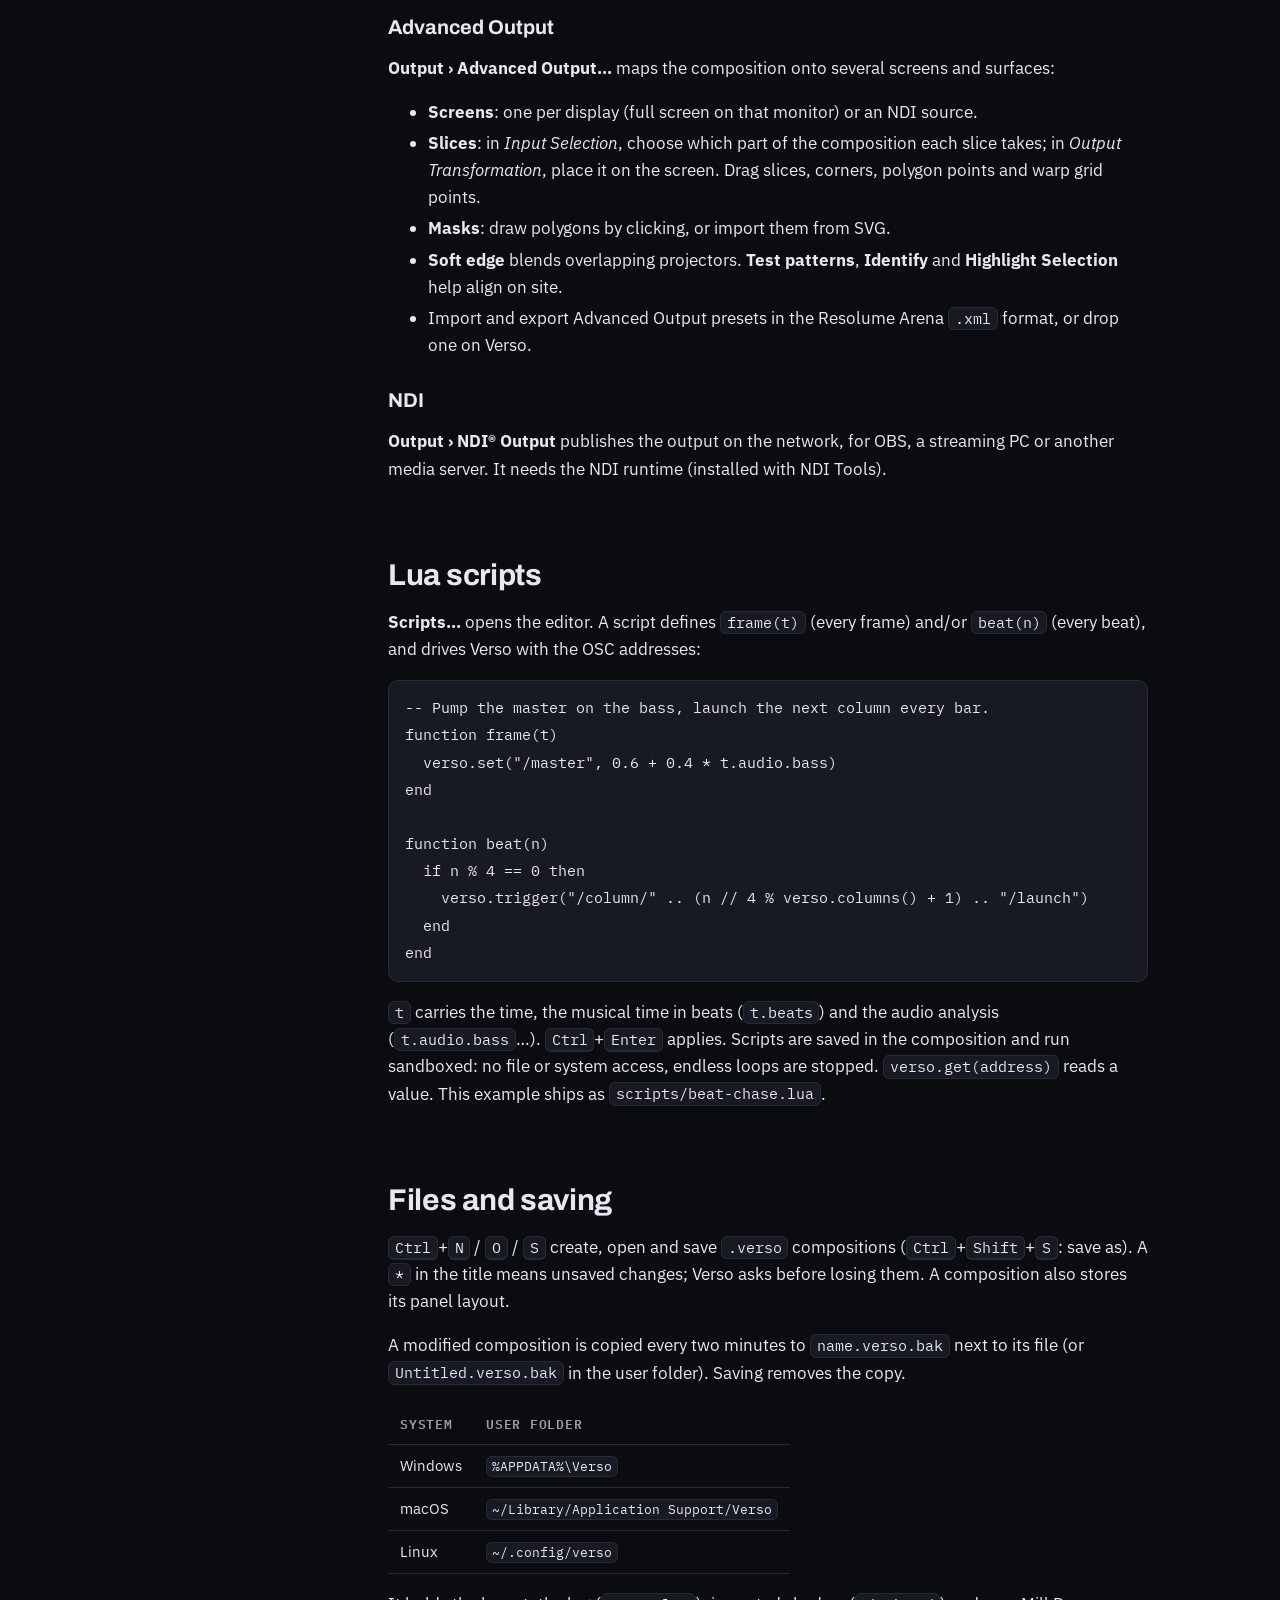
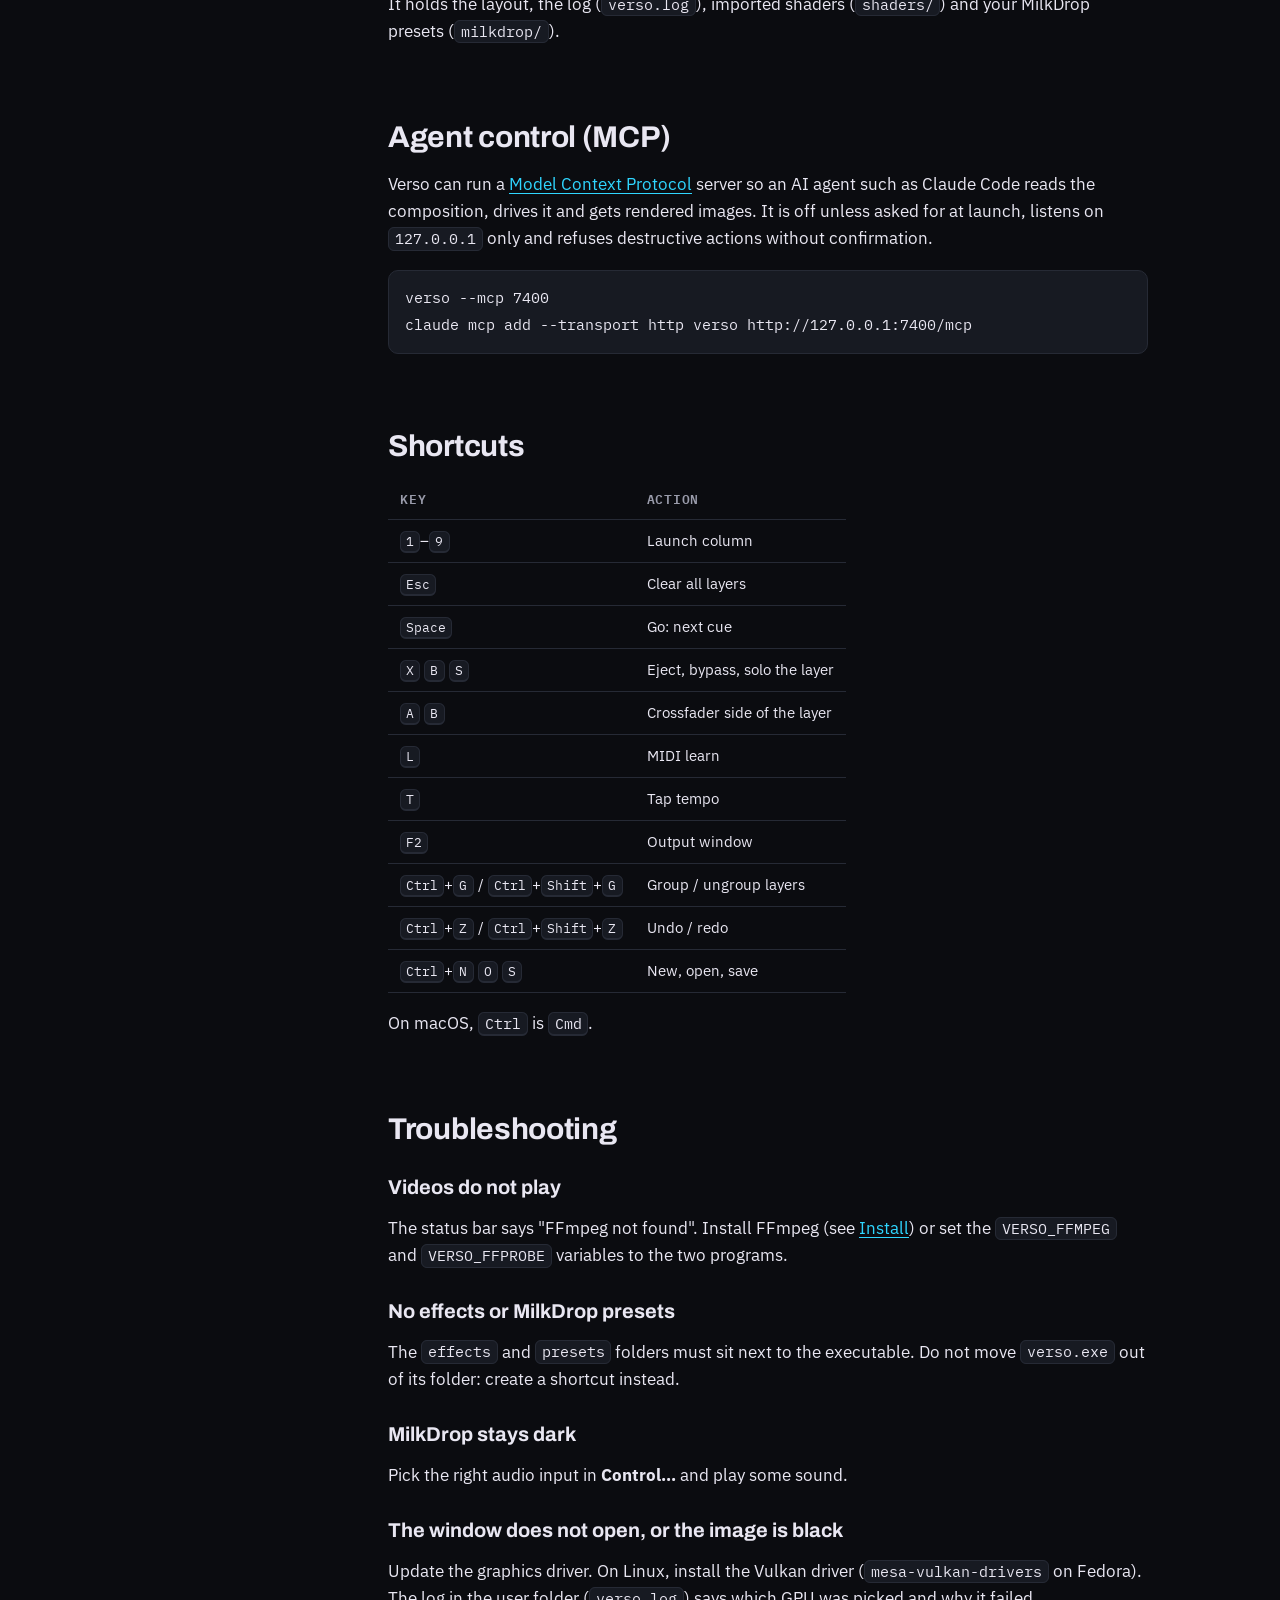
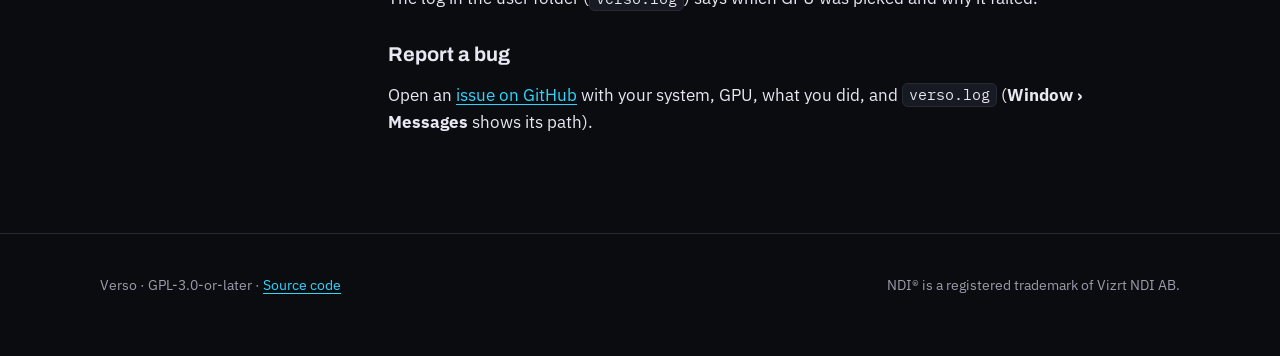
<file: site/guide.html>
<!doctype html>
<html lang="en">
<head>
  <meta charset="utf-8">
  <meta name="viewport" content="width=device-width, initial-scale=1">
  <title>Verso user guide</title>
  <meta name="description" content="How to install and use Verso, the free VJ software: clips, layers, effects, MilkDrop, output and projection mapping, MIDI, OSC, cue list and scripts.">
  <link rel="icon" href="verso.svg" type="image/svg+xml">
  <link rel="alternate" hreflang="fr" href="fr/guide.html">
  <link rel="preconnect" href="https://fonts.googleapis.com">
  <link rel="preconnect" href="https://fonts.gstatic.com" crossorigin>
  <link href="https://fonts.googleapis.com/css2?family=Archivo:wght@600;800&family=IBM+Plex+Mono:wght@400;600&family=IBM+Plex+Sans:wght@400;600&display=swap" rel="stylesheet">
  <link rel="stylesheet" href="assets/style.css">
</head>
<body>
<header class="top">
  <div class="wrap">
    <a class="brand" href="./"><img src="verso.svg" alt="">VERSO</a>
    <nav>
      <a href="./#download">Download</a>
      <a href="guide.html" aria-current="page">User guide</a>
      <a class="hide-sm" href="https://github.com/elisalien/verso">GitHub</a>
      <a class="lang" href="fr/guide.html" hreflang="fr" lang="fr">FR</a>
    </nav>
  </div>
</header>

<div class="wrap guide">
  <aside class="toc" aria-label="Contents">
    <ol>
      <li><a href="#install">Install</a></li>
      <li><a href="#interface">The interface</a></li>
      <li><a href="#clips">Clips and columns</a></li>
      <li><a href="#layers">Layers and mixing</a></li>
      <li><a href="#sources">Sources</a></li>
      <li><a href="#milkdrop">MilkDrop</a></li>
      <li><a href="#effects">Effects</a></li>
      <li><a href="#groups">Groups and transitions</a></li>
      <li><a href="#control">MIDI, OSC and audio</a></li>
      <li><a href="#cues">Cue list</a></li>
      <li><a href="#output">Output and mapping</a></li>
      <li><a href="#scripts">Lua scripts</a></li>
      <li><a href="#files">Files and saving</a></li>
      <li><a href="#mcp">Agent control (MCP)</a></li>
      <li><a href="#shortcuts">Shortcuts</a></li>
      <li><a href="#trouble">Troubleshooting</a></li>
    </ol>
  </aside>

  <article class="doc">
    <div class="eyebrow">User guide</div>
    <h1>Using Verso</h1>
    <p>Verso mixes video live. You place <strong>clips</strong> in a grid, play one clip per <strong>layer</strong>, and the layers stack on the GPU into one image: the <strong>output</strong>. This guide goes from installation to a full show.</p>

    <h2 id="install">Install</h2>
    <p>Download the package for your system from the <a href="https://github.com/elisalien/verso/releases/latest">latest release</a>.</p>

    <h3>Windows</h3>
    <ol>
      <li>Unzip <code>Verso-x.y.z-windows-x64.zip</code> anywhere (Desktop, <code>C:\Tools</code>, a USB stick).</li>
      <li>Run <code>verso.exe</code>.</li>
    </ol>
    <p>FFmpeg is included next to <code>verso.exe</code>. Keep the <code>effects</code>, <code>presets</code> and <code>scripts</code> folders next to the executable: Verso loads its effects and MilkDrop presets from there.</p>
    <div class="note"><p>Windows SmartScreen may warn that the app is unrecognised, because it is not signed. Click <strong>More info › Run anyway</strong>.</p></div>

    <h3>macOS</h3>
    <ol>
      <li>Open <code>Verso-x.y.z-macos-universal.dmg</code> and drag <code>Verso.app</code> to Applications.</li>
      <li>The first time, <strong>right-click Verso.app › Open</strong>, then confirm. The app is not notarized by Apple, so a double-click alone is refused.</li>
      <li>Install FFmpeg for video: <code>brew install ffmpeg</code> (with <a href="https://brew.sh">Homebrew</a>).</li>
    </ol>
    <p>If macOS still says the app is damaged, run <code>xattr -dr com.apple.quarantine /Applications/Verso.app</code> in Terminal. Allow microphone access when asked: audio-reactive effects and MilkDrop listen to the audio input.</p>

    <h3>Linux</h3>
    <p>Fedora and other RPM distributions:</p>
<pre><code>sudo dnf install ./verso-x.y.z-1.x86_64.rpm
sudo dnf install ffmpeg-free   # or ffmpeg from RPM Fusion for every codec</code></pre>
    <p>Ubuntu and Debian:</p>
<pre><code>sudo apt install ./verso_x.y.z_amd64.deb</code></pre>
    <p>Portable archive, with FFmpeg included:</p>
<pre><code>tar xzf Verso-x.y.z-linux-x86_64.tar.gz
./Verso-x.y.z-linux-x86_64/verso</code></pre>
    <p>Verso needs a Vulkan driver (Mesa on AMD and Intel, the proprietary driver on NVIDIA) and runs on X11 and Wayland.</p>

    <h3>From source</h3>
<pre><code>git clone https://github.com/elisalien/verso
cd verso
cargo run --release -p verso-app</code></pre>
    <p>Needs stable Rust. On Linux, install the ALSA, udev, xkbcommon, Wayland and X11 development packages first.</p>

    <h2 id="interface">The interface</h2>
    <img src="img/ui.jpg" width="1600" height="937" alt="Verso window with the clip grid at the top and panels below">
    <ul>
      <li><strong>Menu bar</strong>: Composition, Edit, Layer, Column, Output, Window, then <strong>MIDI Learn</strong>, <strong>Control…</strong>, <strong>Scripts…</strong> and <strong>TAP</strong> with the tempo. The frame rate and the composition name sit on the right.</li>
      <li><strong>Clips</strong>: the grid. One row per layer, one column per scene. The Composition row on top holds the master fader.</li>
      <li><strong>Crossfader</strong>: under the grid, mixes layers assigned to side A or B.</li>
      <li><strong>Properties</strong>: Composition, Group, Layer and Clip panels show the settings and effects of the selection.</li>
      <li><strong>Preview</strong>, <strong>Cues</strong> and <strong>Output</strong> monitors.</li>
      <li><strong>Browser</strong>: Sources, MilkDrop, Effects, Files and Online tabs. Drag from here onto the grid.</li>
      <li><strong>Status bar</strong>: the last message. Click it for the history of messages and errors.</li>
    </ul>
    <p>Every panel docks: drag a tab to another group or to an edge to split, drag separators to resize, right-click a tab › <strong>Undock</strong> to open it in its own window. The <strong>Window</strong> menu reopens panels, adds more Properties panels, resets the layout or saves yours as the default. <strong>Window › Interface Colors…</strong> changes the theme.</p>

    <h2 id="clips">Clips and columns</h2>
    <p>A clip is a source in a slot of the grid. Each layer plays at most one clip at a time.</p>
    <ul>
      <li><strong>Click a cell</strong> to play its clip on that layer. Clicking an empty cell clears the layer. Clicking the clip already playing restarts it.</li>
      <li><strong>Click a column header</strong>, or press <kbd>1</kbd>–<kbd>9</kbd>, to launch the whole column on every layer at once.</li>
      <li><kbd>Esc</kbd> clears every layer.</li>
      <li><strong>Hover</strong> a clip, layer header or column header: the Preview monitor shows the clip, the layer alone, or what the column would output, without touching the output.</li>
      <li><strong>Right-click a cell</strong> to change its source or clear it. The small number on a cell counts how many times it was launched (right-click › Reset Counter).</li>
    </ul>
    <p>Add or remove layers and columns from the <strong>Layer</strong> and <strong>Column</strong> menus, or right-click a header › Delete. Every structural edit can be undone with <kbd>Ctrl</kbd>+<kbd>Z</kbd>.</p>

    <h2 id="layers">Layers and mixing</h2>
    <p>Layers stack from the bottom (Layer 1) to the top. Each layer header has:</p>
    <table>
      <tr><th>Control</th><th>Key</th><th>Effect</th></tr>
      <tr><td>X</td><td><kbd>X</kbd></td><td>Eject: stop the clip on this layer</td></tr>
      <tr><td>B</td><td><kbd>B</kbd></td><td>Bypass: hide the layer without stopping it</td></tr>
      <tr><td>S</td><td><kbd>S</kbd></td><td>Solo: show only this layer</td></tr>
      <tr><td>A / B</td><td><kbd>A</kbd> / <kbd>B</kbd></td><td>Assign the layer to a side of the crossfader</td></tr>
      <tr><td>Fader</td><td>double-click resets</td><td>Layer opacity</td></tr>
    </table>
    <p>The blend mode (Alpha, Add, Multiply, Screen, Lighten, Darken, Difference) is set in the Layer panel. Add and Screen brighten, Multiply darkens, Difference inverts where layers overlap. The Composition fader is the master opacity of the whole output.</p>

    <h2 id="sources">Sources</h2>
    <h3>Generators</h3>
    <p><strong>Browser › Sources</strong> lists built-in generators (Plasma, Gradient, Stripes, Rings, Solid Color) and generator shaders. Drag one onto a cell, or select a cell and double-click the source. Hover a source to preview it; <strong>Thumbnails</strong> shows them as a grid of live images.</p>
    <h3>Video and images</h3>
    <p>Drop image or video files from your file manager onto a cell: they fill that slot and the following ones. <strong>Browser › Files › Open Folder…</strong> lists a folder's media to drag in. Every codec FFmpeg reads plays: H.264, H.265, ProRes, HAP and Resolume DXV3 among others. For many layers of HD video, prefer HAP or DXV: they decode much faster than H.264. The Clip panel has the transport (play, pause, position).</p>
    <h3>Online shaders</h3>
    <p><strong>Browser › Online</strong> searches the ISF library and ShaderToy and imports shaders. Generators appear under Sources, filters under Effects. ShaderToy needs your free API key. ShaderToy shaders are usually licensed CC BY-NC-SA: use the commercial-use filter and check the shader page before a paid show.</p>

    <h2 id="milkdrop">MilkDrop</h2>
    <p>Verso runs MilkDrop presets natively, reacting to the audio input (set it in <strong>Control…</strong>). 147 preset families ship with Verso, sorted by category in <strong>Browser › MilkDrop</strong>. Remixes of one preset are grouped into one source: pick the variant in the Clip panel.</p>
    <ul>
      <li><strong>Blend</strong>: changing the preset of a clip, or launching another MilkDrop clip on the same layer, blends like MilkDrop does: the new preset takes over the image left by the previous one.</li>
      <li><strong>Input</strong>: feed another layer into the preset, as its image texture and mixed into its feedback (<strong>Input Mix</strong>). Set that layer's opacity to 0 to use it only as an input.</li>
      <li>Your own presets: put Butterchurn <code>.json</code> files in the <code>milkdrop</code> folder of Verso's user folder (see <a href="#files">Files</a>). Raw <code>.milk</code> files are not supported yet.</li>
    </ul>
    <div class="note"><p>A fresh preset often starts black and fills in after a second or two. Without audio input, many presets stay dark: check the audio device first.</p></div>

    <h2 id="effects">Effects</h2>
    <p>Effects process the image at four levels: a <strong>clip</strong> (travels with the clip), a <strong>layer</strong> (applies to every clip on it), a <strong>group</strong>, or the <strong>composition</strong> (the final output).</p>
    <ul>
      <li>Drag an effect from <strong>Browser › Effects</strong> onto a clip, a layer header or the Composition header.</li>
      <li>Or select the target and use <strong>+ Add Effect</strong> in its Properties panel.</li>
      <li>Effects run in order, top to bottom. Each parameter can be modulated (see <a href="#control">Control</a>).</li>
    </ul>
    <p>Write your own effects in WGSL (Verso format) or ISF (<code>.fs</code>). Verso loads them from the <code>effects</code> folder next to the program, and from any folder picked in <strong>Browser › Effects › Load Folder…</strong>. Examples: <code>effects/wave.wgsl</code> and <code>effects/scanlines.fs</code>.</p>

    <h2 id="groups">Groups and transitions</h2>
    <p><kbd>Ctrl</kbd>/<kbd>Shift</kbd>-click adjacent layer headers, then <kbd>Ctrl</kbd>+<kbd>G</kbd> to group them. A group has its own opacity, blend mode, bypass and effects, applied to its layers mixed together. Groups nest; <kbd>Ctrl</kbd>+<kbd>Shift</kbd>+<kbd>G</kbd> ungroups. The ▸/▾ button collapses a group; its ▶ buttons launch a column inside that group only.</p>
    <p>A layer's <strong>Transition</strong> (Layer panel) crossfades from one clip to the next over the given duration instead of cutting.</p>

    <h2 id="control">MIDI, OSC and audio</h2>
    <h3>MIDI learn</h3>
    <ol>
      <li>Press <kbd>L</kbd> or click <strong>MIDI Learn</strong>.</li>
      <li>Click a control in the interface (a fader, a cell, a button).</li>
      <li>Move or press the MIDI control. Repeat for other controls, then leave learn mode.</li>
    </ol>
    <p><strong>Control…</strong> lists MIDI inputs and mappings, the OSC port, the audio input and the modulators.</p>
    <h3>Modulation and tempo</h3>
    <p>Right-click any fader or effect parameter to add an <strong>LFO</strong> or an <strong>audio</strong> modulation (level of a frequency band). LFOs are synced to the tempo: tap it with <kbd>T</kbd> or the <strong>TAP</strong> button.</p>
    <h3>OSC</h3>
    <p>Enable OSC in Control… (default port 7000). Values go from 0 to 1, indices start at 1.</p>
    <table>
      <tr><th>Address</th><th>Action</th></tr>
      <tr><td><code>/layer/2/opacity 0.5</code></td><td>Layer 2 opacity</td></tr>
      <tr><td><code>/column/3/launch</code></td><td>Launch column 3</td></tr>
      <tr><td><code>/layer/1/effect/1/radius 0.8</code></td><td>Effect parameter</td></tr>
      <tr><td><code>/cue/go</code>, <code>/cue/previous</code>, <code>/cue/2/go</code></td><td>Cue list</td></tr>
    </table>
    <p>Verso also answers the <code>/composition/…</code> scheme used by common clip-grid VJ software, so TouchOSC layouts, Chataigne modules and controller templates made for it work unchanged:</p>
    <table>
      <tr><th>Address</th><th>Action</th></tr>
      <tr><td><code>/composition/layers/N/clips/M/connect</code></td><td>Launch a clip</td></tr>
      <tr><td><code>/composition/columns/M/connect</code></td><td>Launch a column</td></tr>
      <tr><td><code>/composition/layers/N/clear</code></td><td>Eject a layer</td></tr>
      <tr><td><code>/composition/disconnectall</code></td><td>Clear all layers</td></tr>
      <tr><td><code>/composition/layers/N/video/opacity</code></td><td>Layer opacity</td></tr>
      <tr><td><code>/composition/master</code></td><td>Master</td></tr>
      <tr><td><code>/composition/crossfader/phase</code></td><td>Crossfader</td></tr>
      <tr><td><code>/composition/tempocontroller/tempo</code></td><td>Tempo in BPM</td></tr>
    </table>

    <h2 id="cues">Cue list</h2>
    <p>The cue list (<strong>Window › Cues</strong>) plays a written show: theatre, dance, a set with fixed moments.</p>
    <ol>
      <li>Set up a look: launch clips, place faders.</li>
      <li>Click <strong>Record</strong>. The cue stores the clip playing and the opacity of every layer, the master and the crossfader.</li>
      <li>Repeat for each moment. <strong>Update</strong> rewrites the selected cue.</li>
      <li>During the show, press <strong>GO</strong> or <kbd>Space</kbd>: the next cue plays with its fade (clips crossfade, levels glide). <strong>Back</strong> returns to the previous one.</li>
    </ol>
    <p>Each cue either waits for Go or follows on by itself after some seconds or beats. Moving a fader by hand stops a fade in progress.</p>

    <h2 id="output">Output and mapping</h2>
    <h3>Output window</h3>
    <p><kbd>F2</kbd> opens the output window. Move it to the projector or second screen and double-click it for full screen.</p>
    <h3>Advanced Output</h3>
    <p><strong>Output › Advanced Output…</strong> maps the composition onto several screens and surfaces:</p>
    <ul>
      <li><strong>Screens</strong>: one per display (full screen on that monitor) or an NDI source.</li>
      <li><strong>Slices</strong>: in <em>Input Selection</em>, choose which part of the composition each slice takes; in <em>Output Transformation</em>, place it on the screen. Drag slices, corners, polygon points and warp grid points.</li>
      <li><strong>Masks</strong>: draw polygons by clicking, or import them from SVG.</li>
      <li><strong>Soft edge</strong> blends overlapping projectors. <strong>Test patterns</strong>, <strong>Identify</strong> and <strong>Highlight Selection</strong> help align on site.</li>
      <li>Import and export Advanced Output presets in the Resolume Arena <code>.xml</code> format, or drop one on Verso.</li>
    </ul>
    <h3>NDI</h3>
    <p><strong>Output › NDI® Output</strong> publishes the output on the network, for OBS, a streaming PC or another media server. It needs the NDI runtime (installed with NDI Tools).</p>

    <h2 id="scripts">Lua scripts</h2>
    <p><strong>Scripts…</strong> opens the editor. A script defines <code>frame(t)</code> (every frame) and/or <code>beat(n)</code> (every beat), and drives Verso with the OSC addresses:</p>
<pre><code>-- Pump the master on the bass, launch the next column every bar.
function frame(t)
  verso.set("/master", 0.6 + 0.4 * t.audio.bass)
end

function beat(n)
  if n % 4 == 0 then
    verso.trigger("/column/" .. (n // 4 % verso.columns() + 1) .. "/launch")
  end
end</code></pre>
    <p><code>t</code> carries the time, the musical time in beats (<code>t.beats</code>) and the audio analysis (<code>t.audio.bass</code>…). <kbd>Ctrl</kbd>+<kbd>Enter</kbd> applies. Scripts are saved in the composition and run sandboxed: no file or system access, endless loops are stopped. <code>verso.get(address)</code> reads a value. This example ships as <code>scripts/beat-chase.lua</code>.</p>

    <h2 id="files">Files and saving</h2>
    <p><kbd>Ctrl</kbd>+<kbd>N</kbd> / <kbd>O</kbd> / <kbd>S</kbd> create, open and save <code>.verso</code> compositions (<kbd>Ctrl</kbd>+<kbd>Shift</kbd>+<kbd>S</kbd>: save as). A <code>*</code> in the title means unsaved changes; Verso asks before losing them. A composition also stores its panel layout.</p>
    <p>A modified composition is copied every two minutes to <code>name.verso.bak</code> next to its file (or <code>Untitled.verso.bak</code> in the user folder). Saving removes the copy.</p>
    <table>
      <tr><th>System</th><th>User folder</th></tr>
      <tr><td>Windows</td><td><code>%APPDATA%\Verso</code></td></tr>
      <tr><td>macOS</td><td><code>~/Library/Application Support/Verso</code></td></tr>
      <tr><td>Linux</td><td><code>~/.config/verso</code></td></tr>
    </table>
    <p>It holds the layout, the log (<code>verso.log</code>), imported shaders (<code>shaders/</code>) and your MilkDrop presets (<code>milkdrop/</code>).</p>

    <h2 id="mcp">Agent control (MCP)</h2>
    <p>Verso can run a <a href="https://modelcontextprotocol.io">Model Context Protocol</a> server so an AI agent such as Claude Code reads the composition, drives it and gets rendered images. It is off unless asked for at launch, listens on <code>127.0.0.1</code> only and refuses destructive actions without confirmation.</p>
<pre><code>verso --mcp 7400
claude mcp add --transport http verso http://127.0.0.1:7400/mcp</code></pre>

    <h2 id="shortcuts">Shortcuts</h2>
    <table>
      <tr><th>Key</th><th>Action</th></tr>
      <tr><td><kbd>1</kbd>–<kbd>9</kbd></td><td>Launch column</td></tr>
      <tr><td><kbd>Esc</kbd></td><td>Clear all layers</td></tr>
      <tr><td><kbd>Space</kbd></td><td>Go: next cue</td></tr>
      <tr><td><kbd>X</kbd> <kbd>B</kbd> <kbd>S</kbd></td><td>Eject, bypass, solo the layer</td></tr>
      <tr><td><kbd>A</kbd> <kbd>B</kbd></td><td>Crossfader side of the layer</td></tr>
      <tr><td><kbd>L</kbd></td><td>MIDI learn</td></tr>
      <tr><td><kbd>T</kbd></td><td>Tap tempo</td></tr>
      <tr><td><kbd>F2</kbd></td><td>Output window</td></tr>
      <tr><td><kbd>Ctrl</kbd>+<kbd>G</kbd> / <kbd>Ctrl</kbd>+<kbd>Shift</kbd>+<kbd>G</kbd></td><td>Group / ungroup layers</td></tr>
      <tr><td><kbd>Ctrl</kbd>+<kbd>Z</kbd> / <kbd>Ctrl</kbd>+<kbd>Shift</kbd>+<kbd>Z</kbd></td><td>Undo / redo</td></tr>
      <tr><td><kbd>Ctrl</kbd>+<kbd>N</kbd> <kbd>O</kbd> <kbd>S</kbd></td><td>New, open, save</td></tr>
    </table>
    <p>On macOS, <kbd>Ctrl</kbd> is <kbd>Cmd</kbd>.</p>

    <h2 id="trouble">Troubleshooting</h2>
    <h3>Videos do not play</h3>
    <p>The status bar says "FFmpeg not found". Install FFmpeg (see <a href="#install">Install</a>) or set the <code>VERSO_FFMPEG</code> and <code>VERSO_FFPROBE</code> variables to the two programs.</p>
    <h3>No effects or MilkDrop presets</h3>
    <p>The <code>effects</code> and <code>presets</code> folders must sit next to the executable. Do not move <code>verso.exe</code> out of its folder: create a shortcut instead.</p>
    <h3>MilkDrop stays dark</h3>
    <p>Pick the right audio input in <strong>Control…</strong> and play some sound.</p>
    <h3>The window does not open, or the image is black</h3>
    <p>Update the graphics driver. On Linux, install the Vulkan driver (<code>mesa-vulkan-drivers</code> on Fedora). The log in the user folder (<code>verso.log</code>) says which GPU was picked and why it failed.</p>
    <h3>Report a bug</h3>
    <p>Open an <a href="https://github.com/elisalien/verso/issues">issue on GitHub</a> with your system, GPU, what you did, and <code>verso.log</code> (<strong>Window › Messages</strong> shows its path).</p>
  </article>
</div>

<footer>
  <div class="wrap">
    <div>Verso · GPL-3.0-or-later · <a href="https://github.com/elisalien/verso">Source code</a></div>
    <div>NDI® is a registered trademark of Vizrt NDI AB.</div>
  </div>
</footer>
<script src="assets/site.js"></script>
</body>
</html>
</file>
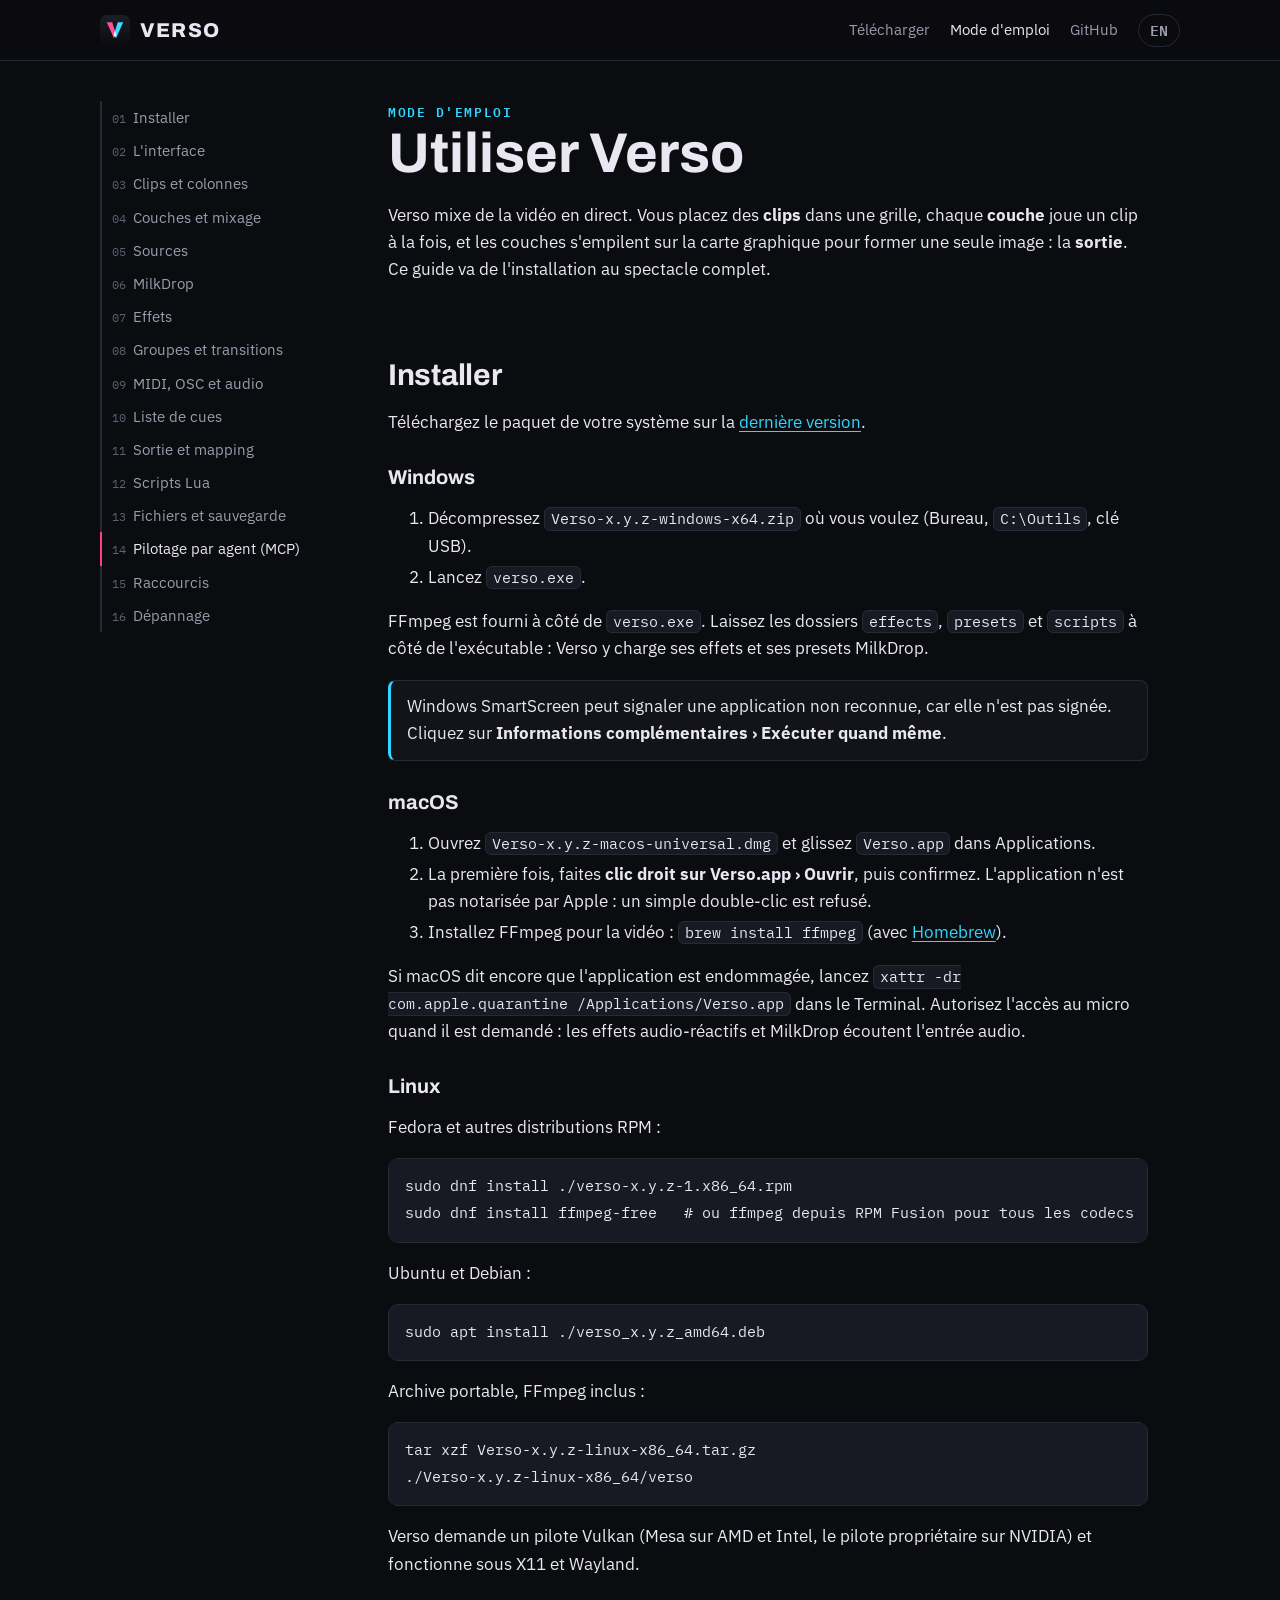
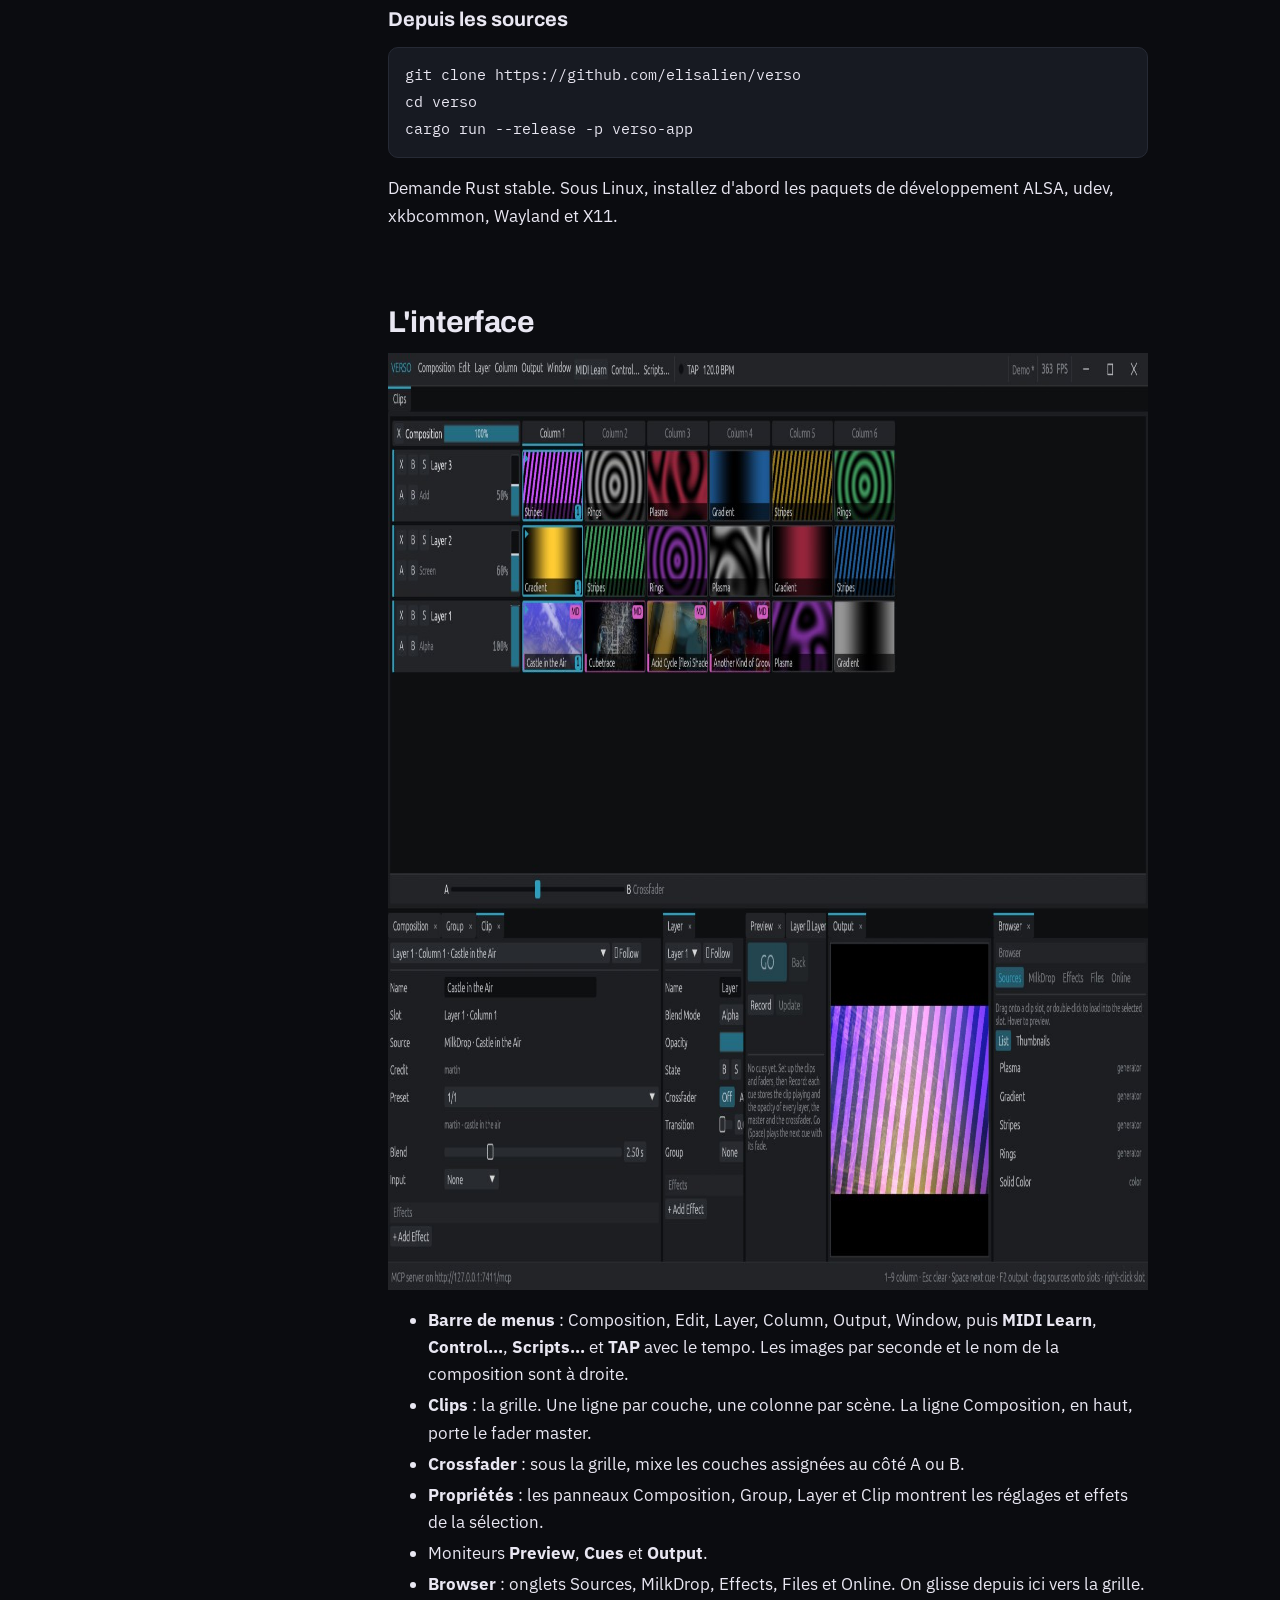
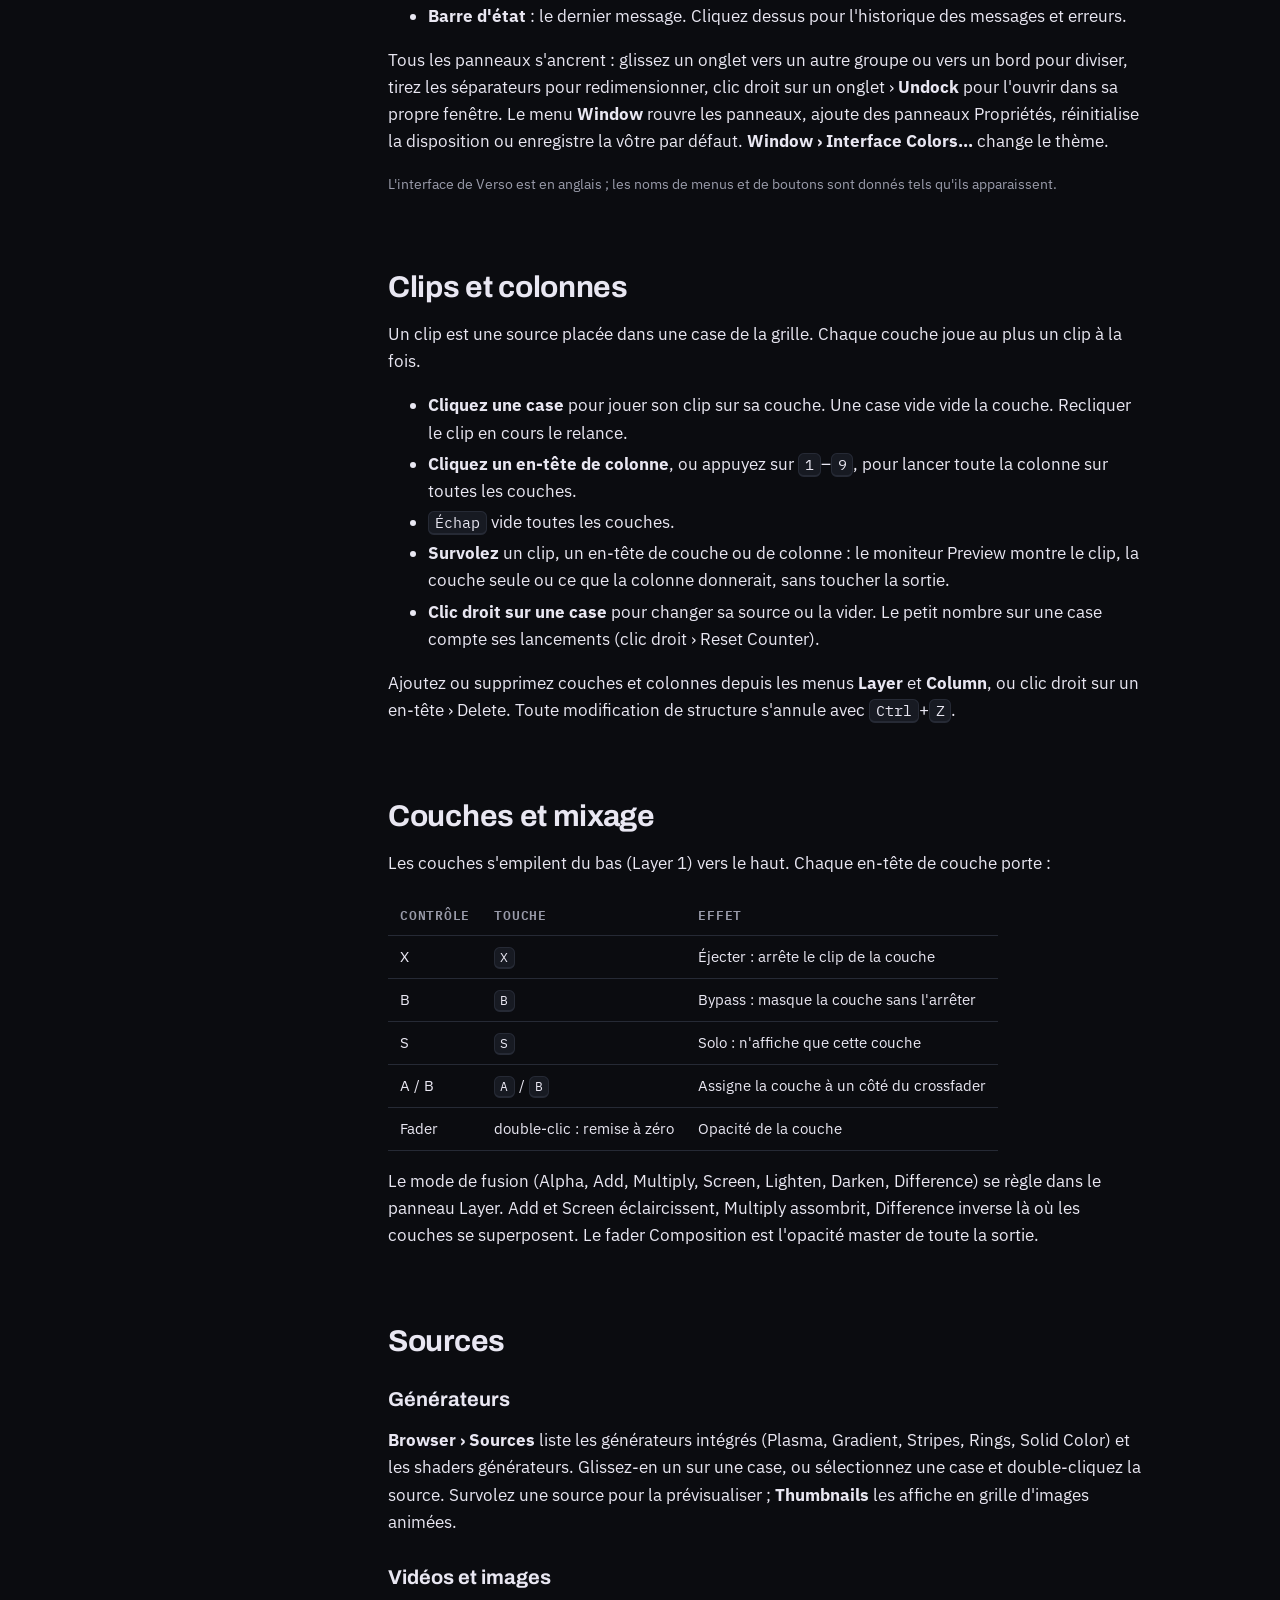
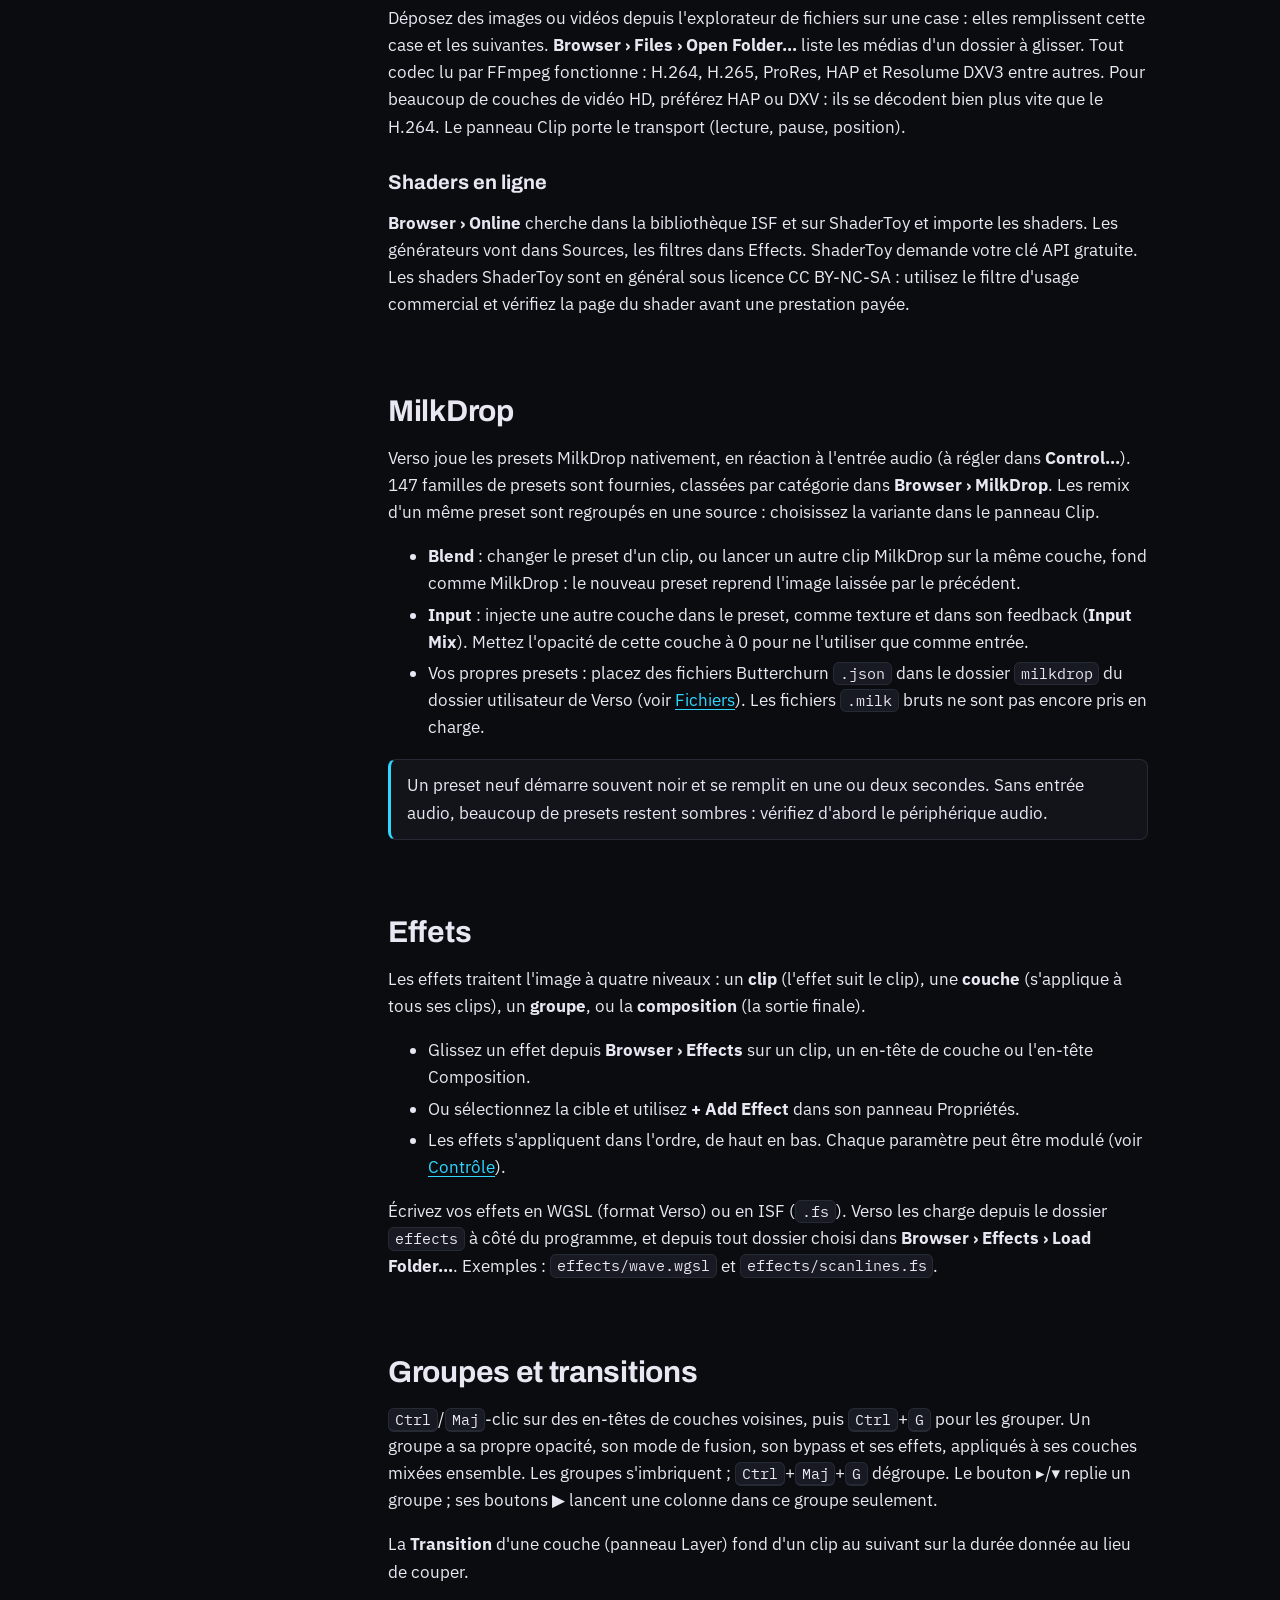
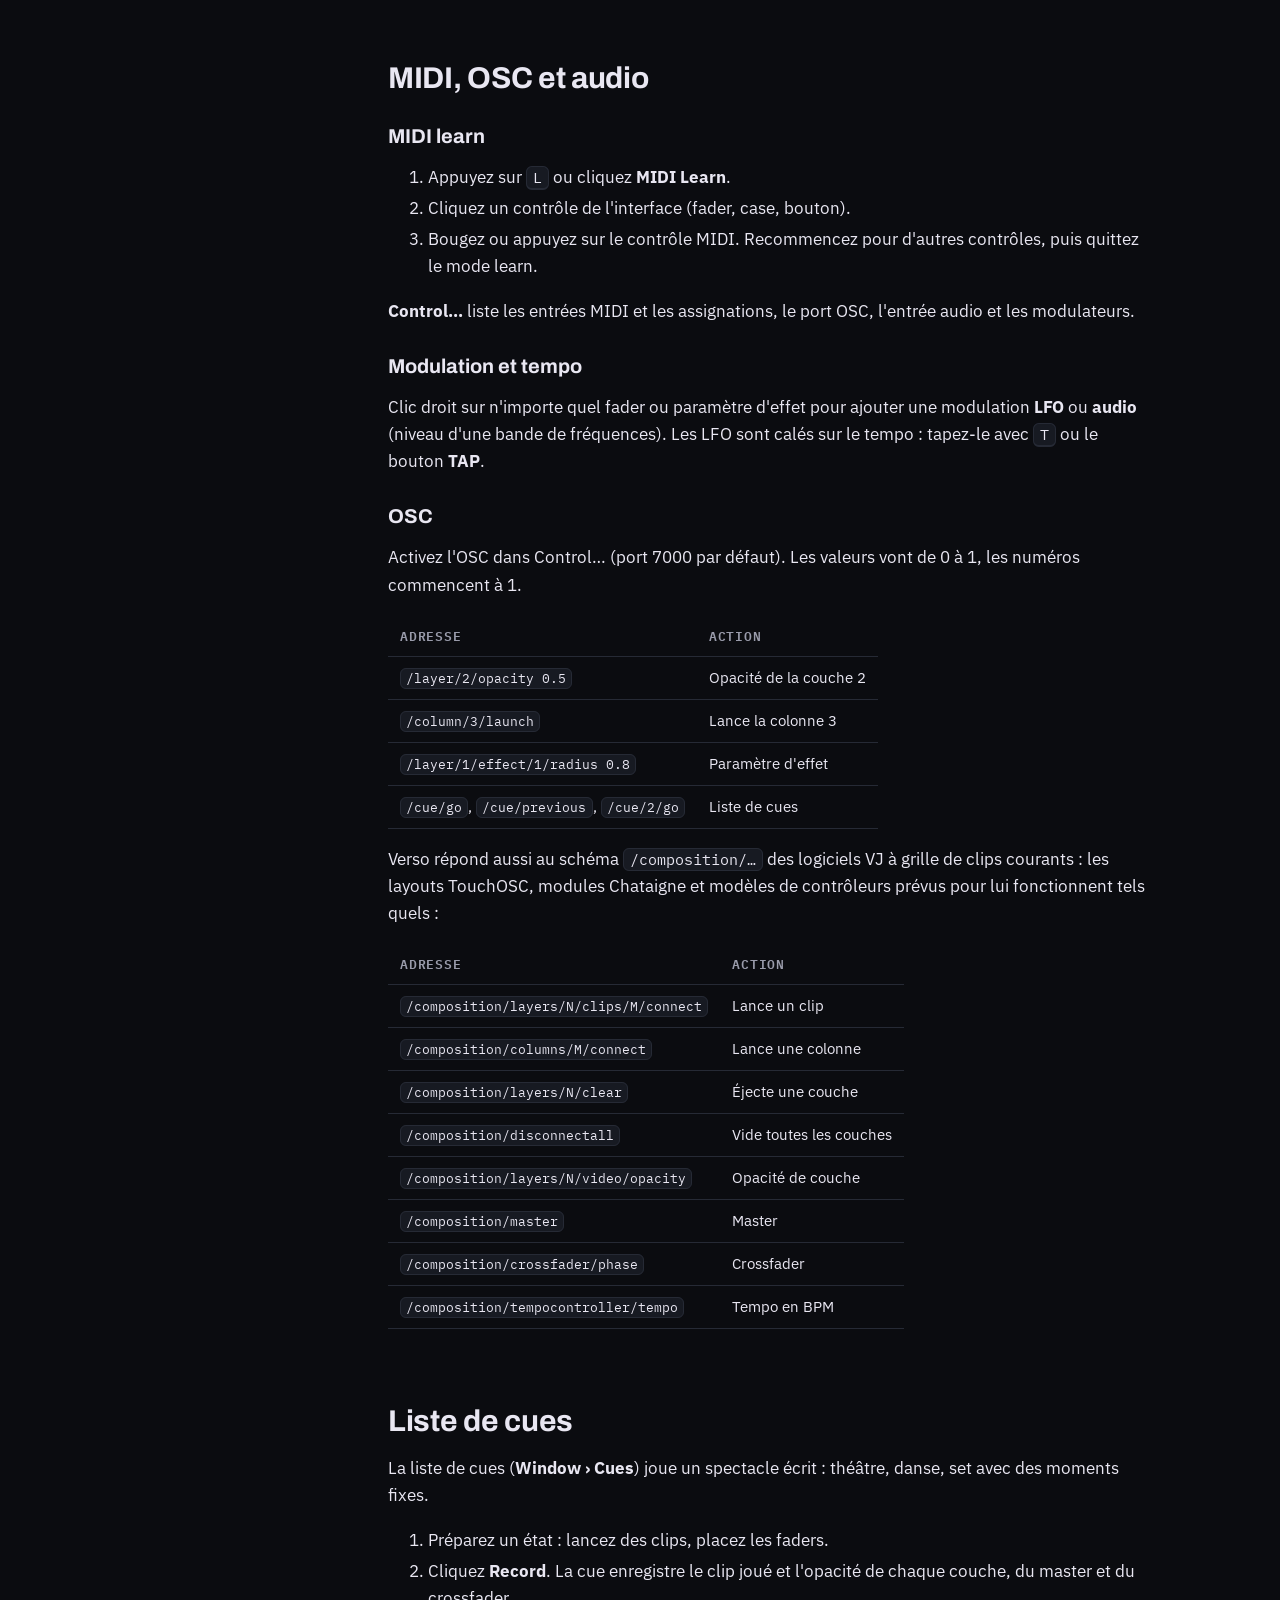
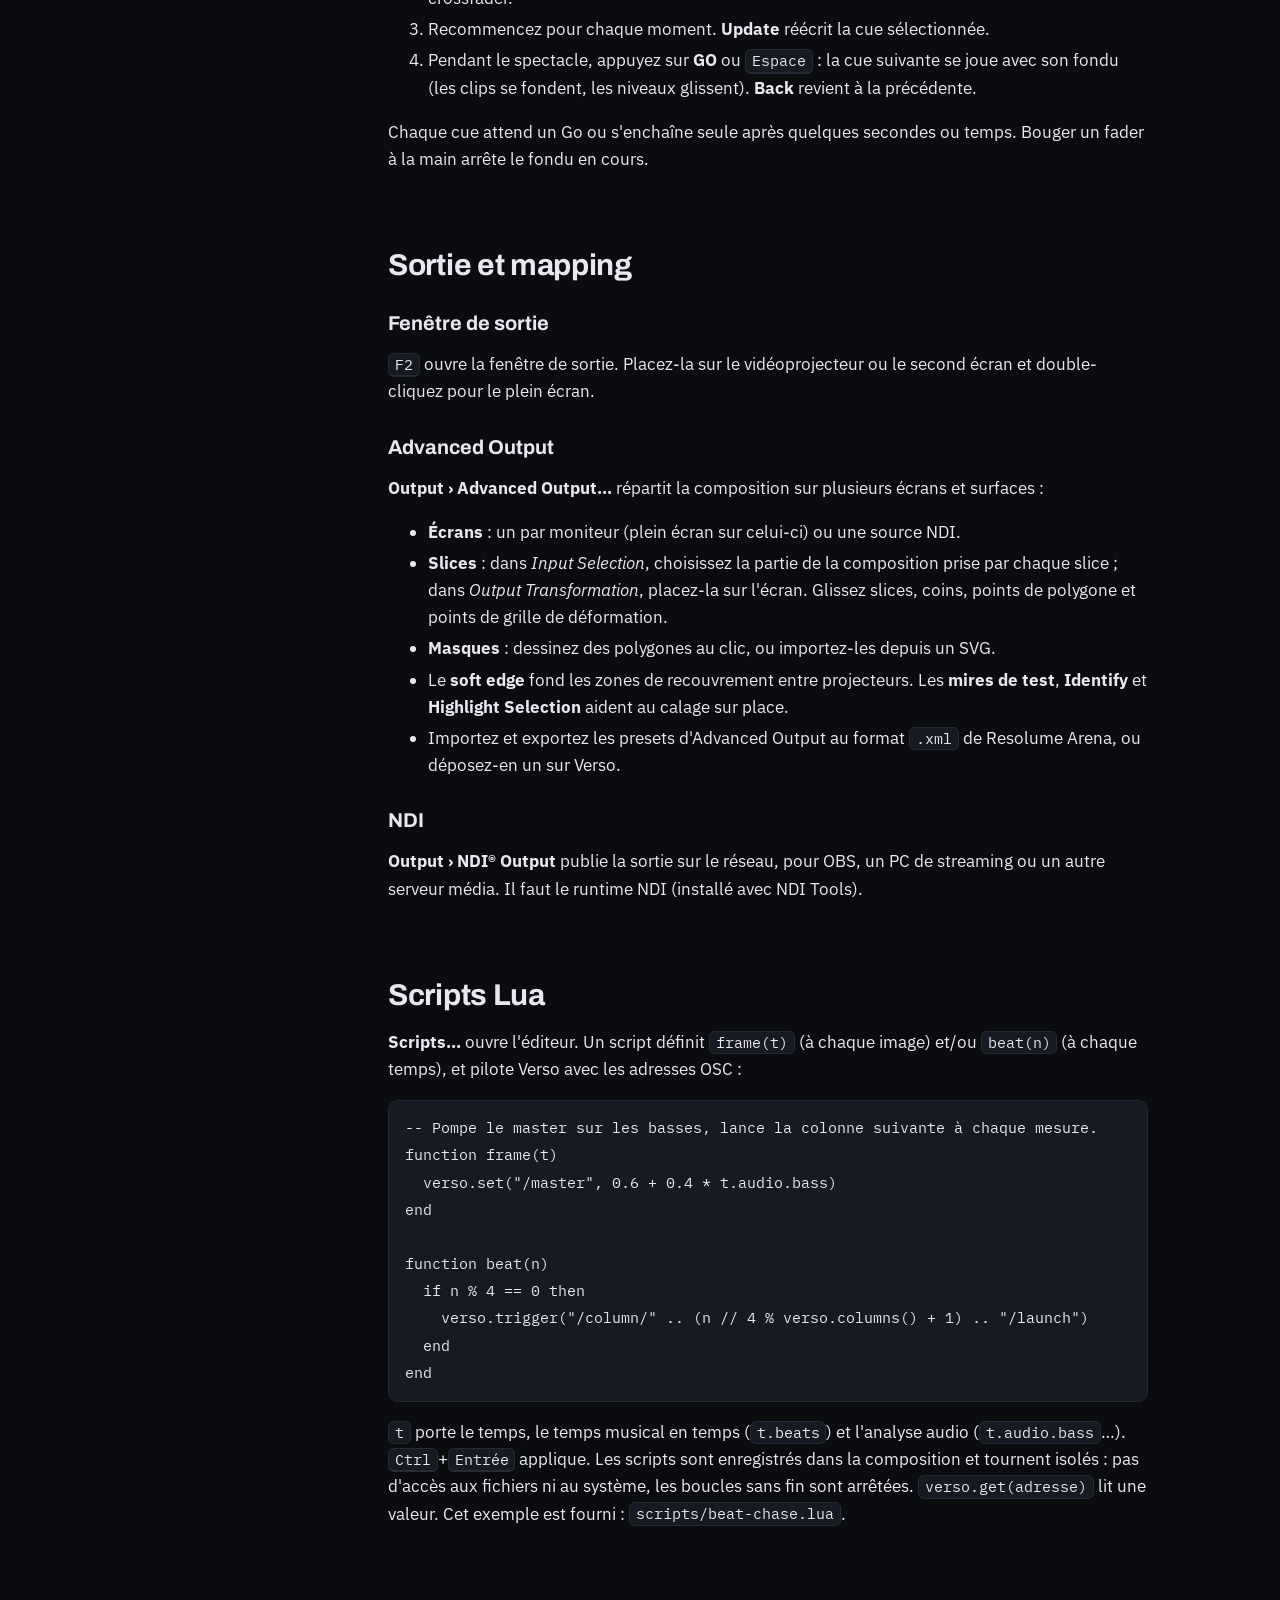
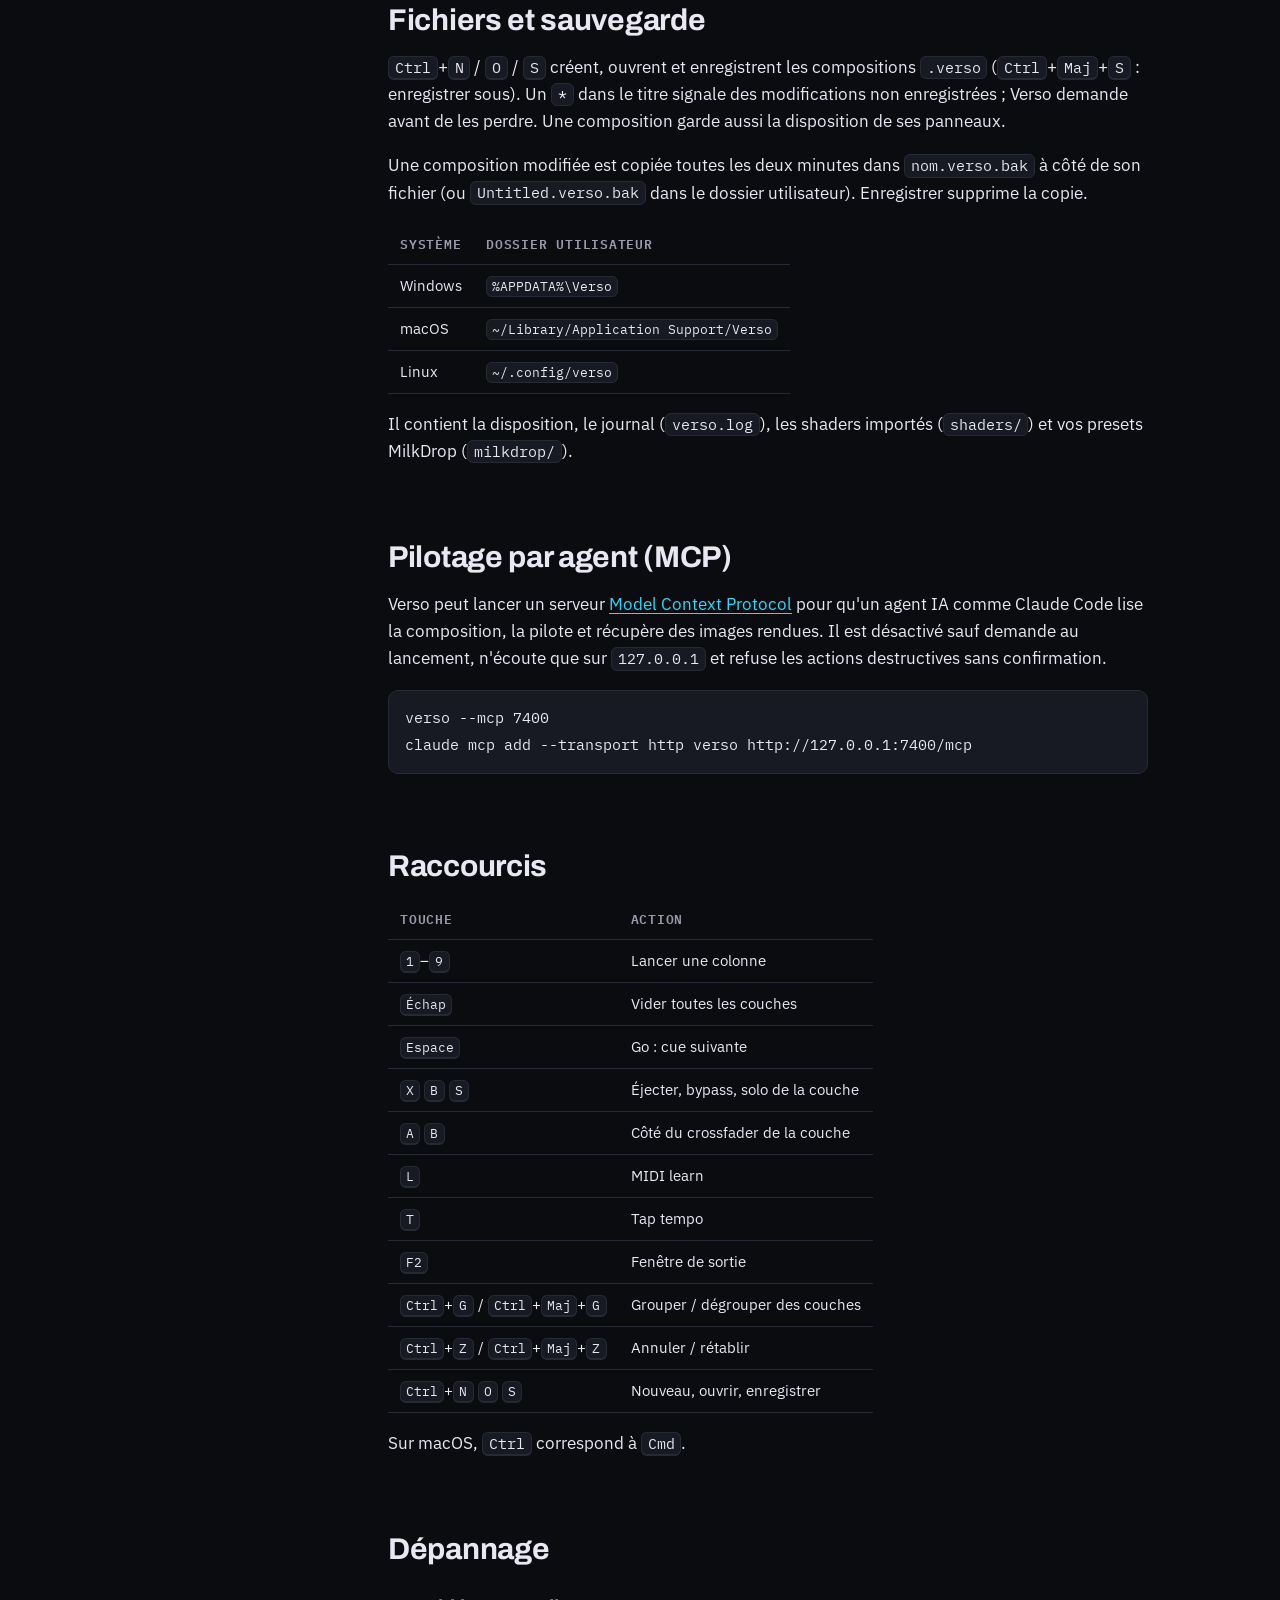
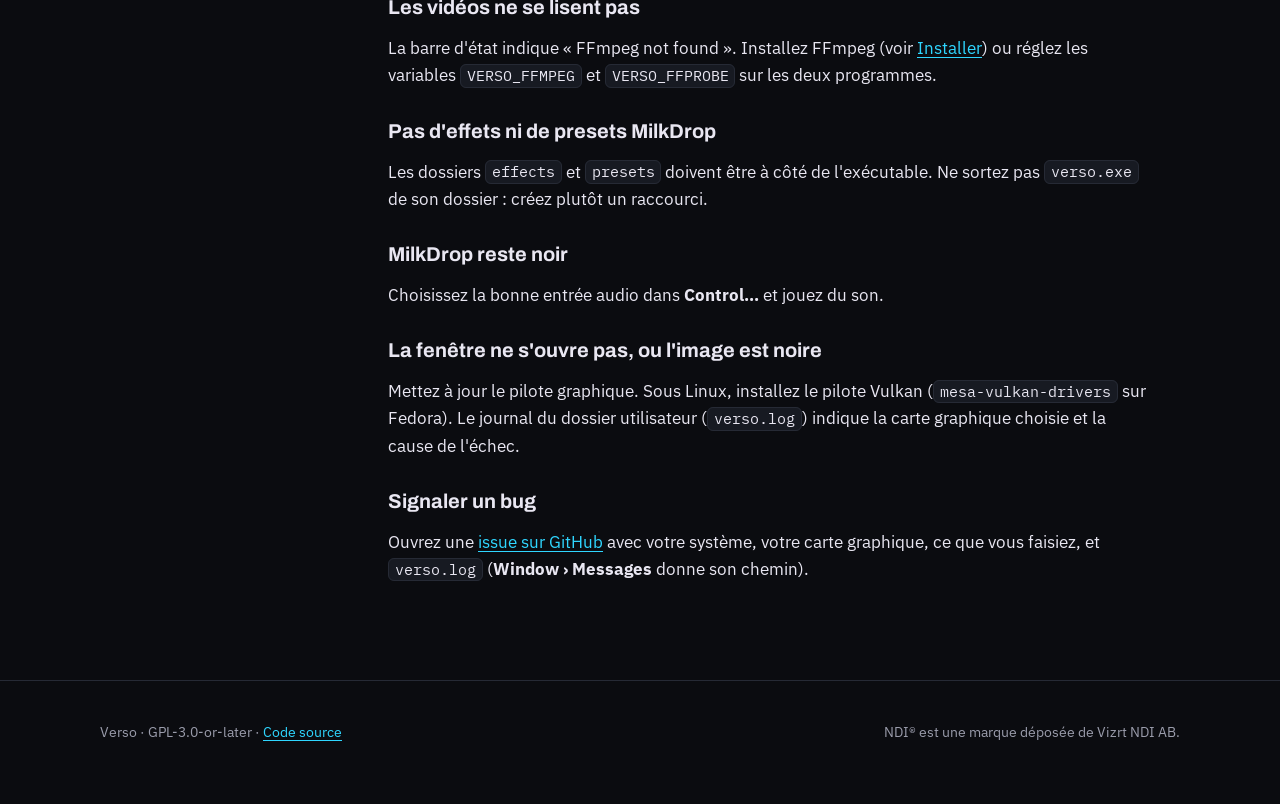
<file: site/fr/guide.html>
<!doctype html>
<html lang="fr">
<head>
  <meta charset="utf-8">
  <meta name="viewport" content="width=device-width, initial-scale=1">
  <title>Mode d'emploi de Verso</title>
  <meta name="description" content="Installer et utiliser Verso, le logiciel VJ gratuit : clips, couches, effets, MilkDrop, sortie et mapping vidéo, MIDI, OSC, liste de cues et scripts.">
  <link rel="icon" href="../verso.svg" type="image/svg+xml">
  <link rel="alternate" hreflang="en" href="../guide.html">
  <link rel="preconnect" href="https://fonts.googleapis.com">
  <link rel="preconnect" href="https://fonts.gstatic.com" crossorigin>
  <link href="https://fonts.googleapis.com/css2?family=Archivo:wght@600;800&family=IBM+Plex+Mono:wght@400;600&family=IBM+Plex+Sans:wght@400;600&display=swap" rel="stylesheet">
  <link rel="stylesheet" href="../assets/style.css">
</head>
<body>
<header class="top">
  <div class="wrap">
    <a class="brand" href="./"><img src="../verso.svg" alt="">VERSO</a>
    <nav>
      <a href="./#telecharger">Télécharger</a>
      <a href="guide.html" aria-current="page">Mode d'emploi</a>
      <a class="hide-sm" href="https://github.com/elisalien/verso">GitHub</a>
      <a class="lang" href="../guide.html" hreflang="en" lang="en">EN</a>
    </nav>
  </div>
</header>

<div class="wrap guide">
  <aside class="toc" aria-label="Sommaire">
    <ol>
      <li><a href="#installer">Installer</a></li>
      <li><a href="#interface">L'interface</a></li>
      <li><a href="#clips">Clips et colonnes</a></li>
      <li><a href="#couches">Couches et mixage</a></li>
      <li><a href="#sources">Sources</a></li>
      <li><a href="#milkdrop">MilkDrop</a></li>
      <li><a href="#effets">Effets</a></li>
      <li><a href="#groupes">Groupes et transitions</a></li>
      <li><a href="#controle">MIDI, OSC et audio</a></li>
      <li><a href="#cues">Liste de cues</a></li>
      <li><a href="#sortie">Sortie et mapping</a></li>
      <li><a href="#scripts">Scripts Lua</a></li>
      <li><a href="#fichiers">Fichiers et sauvegarde</a></li>
      <li><a href="#mcp">Pilotage par agent (MCP)</a></li>
      <li><a href="#raccourcis">Raccourcis</a></li>
      <li><a href="#depannage">Dépannage</a></li>
    </ol>
  </aside>

  <article class="doc">
    <div class="eyebrow">Mode d'emploi</div>
    <h1>Utiliser Verso</h1>
    <p>Verso mixe de la vidéo en direct. Vous placez des <strong>clips</strong> dans une grille, chaque <strong>couche</strong> joue un clip à la fois, et les couches s'empilent sur la carte graphique pour former une seule image : la <strong>sortie</strong>. Ce guide va de l'installation au spectacle complet.</p>

    <h2 id="installer">Installer</h2>
    <p>Téléchargez le paquet de votre système sur la <a href="https://github.com/elisalien/verso/releases/latest">dernière version</a>.</p>

    <h3>Windows</h3>
    <ol>
      <li>Décompressez <code>Verso-x.y.z-windows-x64.zip</code> où vous voulez (Bureau, <code>C:\Outils</code>, clé USB).</li>
      <li>Lancez <code>verso.exe</code>.</li>
    </ol>
    <p>FFmpeg est fourni à côté de <code>verso.exe</code>. Laissez les dossiers <code>effects</code>, <code>presets</code> et <code>scripts</code> à côté de l'exécutable : Verso y charge ses effets et ses presets MilkDrop.</p>
    <div class="note"><p>Windows SmartScreen peut signaler une application non reconnue, car elle n'est pas signée. Cliquez sur <strong>Informations complémentaires › Exécuter quand même</strong>.</p></div>

    <h3>macOS</h3>
    <ol>
      <li>Ouvrez <code>Verso-x.y.z-macos-universal.dmg</code> et glissez <code>Verso.app</code> dans Applications.</li>
      <li>La première fois, faites <strong>clic droit sur Verso.app › Ouvrir</strong>, puis confirmez. L'application n'est pas notarisée par Apple : un simple double-clic est refusé.</li>
      <li>Installez FFmpeg pour la vidéo : <code>brew install ffmpeg</code> (avec <a href="https://brew.sh">Homebrew</a>).</li>
    </ol>
    <p>Si macOS dit encore que l'application est endommagée, lancez <code>xattr -dr com.apple.quarantine /Applications/Verso.app</code> dans le Terminal. Autorisez l'accès au micro quand il est demandé : les effets audio-réactifs et MilkDrop écoutent l'entrée audio.</p>

    <h3>Linux</h3>
    <p>Fedora et autres distributions RPM :</p>
<pre><code>sudo dnf install ./verso-x.y.z-1.x86_64.rpm
sudo dnf install ffmpeg-free   # ou ffmpeg depuis RPM Fusion pour tous les codecs</code></pre>
    <p>Ubuntu et Debian :</p>
<pre><code>sudo apt install ./verso_x.y.z_amd64.deb</code></pre>
    <p>Archive portable, FFmpeg inclus :</p>
<pre><code>tar xzf Verso-x.y.z-linux-x86_64.tar.gz
./Verso-x.y.z-linux-x86_64/verso</code></pre>
    <p>Verso demande un pilote Vulkan (Mesa sur AMD et Intel, le pilote propriétaire sur NVIDIA) et fonctionne sous X11 et Wayland.</p>

    <h3>Depuis les sources</h3>
<pre><code>git clone https://github.com/elisalien/verso
cd verso
cargo run --release -p verso-app</code></pre>
    <p>Demande Rust stable. Sous Linux, installez d'abord les paquets de développement ALSA, udev, xkbcommon, Wayland et X11.</p>

    <h2 id="interface">L'interface</h2>
    <img src="../img/ui.jpg" width="1600" height="937" alt="Fenêtre de Verso, la grille de clips en haut et les panneaux en dessous">
    <ul>
      <li><strong>Barre de menus</strong> : Composition, Edit, Layer, Column, Output, Window, puis <strong>MIDI Learn</strong>, <strong>Control…</strong>, <strong>Scripts…</strong> et <strong>TAP</strong> avec le tempo. Les images par seconde et le nom de la composition sont à droite.</li>
      <li><strong>Clips</strong> : la grille. Une ligne par couche, une colonne par scène. La ligne Composition, en haut, porte le fader master.</li>
      <li><strong>Crossfader</strong> : sous la grille, mixe les couches assignées au côté A ou B.</li>
      <li><strong>Propriétés</strong> : les panneaux Composition, Group, Layer et Clip montrent les réglages et effets de la sélection.</li>
      <li>Moniteurs <strong>Preview</strong>, <strong>Cues</strong> et <strong>Output</strong>.</li>
      <li><strong>Browser</strong> : onglets Sources, MilkDrop, Effects, Files et Online. On glisse depuis ici vers la grille.</li>
      <li><strong>Barre d'état</strong> : le dernier message. Cliquez dessus pour l'historique des messages et erreurs.</li>
    </ul>
    <p>Tous les panneaux s'ancrent : glissez un onglet vers un autre groupe ou vers un bord pour diviser, tirez les séparateurs pour redimensionner, clic droit sur un onglet › <strong>Undock</strong> pour l'ouvrir dans sa propre fenêtre. Le menu <strong>Window</strong> rouvre les panneaux, ajoute des panneaux Propriétés, réinitialise la disposition ou enregistre la vôtre par défaut. <strong>Window › Interface Colors…</strong> change le thème.</p>
    <p class="small">L'interface de Verso est en anglais ; les noms de menus et de boutons sont donnés tels qu'ils apparaissent.</p>

    <h2 id="clips">Clips et colonnes</h2>
    <p>Un clip est une source placée dans une case de la grille. Chaque couche joue au plus un clip à la fois.</p>
    <ul>
      <li><strong>Cliquez une case</strong> pour jouer son clip sur sa couche. Une case vide vide la couche. Recliquer le clip en cours le relance.</li>
      <li><strong>Cliquez un en-tête de colonne</strong>, ou appuyez sur <kbd>1</kbd>–<kbd>9</kbd>, pour lancer toute la colonne sur toutes les couches.</li>
      <li><kbd>Échap</kbd> vide toutes les couches.</li>
      <li><strong>Survolez</strong> un clip, un en-tête de couche ou de colonne : le moniteur Preview montre le clip, la couche seule ou ce que la colonne donnerait, sans toucher la sortie.</li>
      <li><strong>Clic droit sur une case</strong> pour changer sa source ou la vider. Le petit nombre sur une case compte ses lancements (clic droit › Reset Counter).</li>
    </ul>
    <p>Ajoutez ou supprimez couches et colonnes depuis les menus <strong>Layer</strong> et <strong>Column</strong>, ou clic droit sur un en-tête › Delete. Toute modification de structure s'annule avec <kbd>Ctrl</kbd>+<kbd>Z</kbd>.</p>

    <h2 id="couches">Couches et mixage</h2>
    <p>Les couches s'empilent du bas (Layer 1) vers le haut. Chaque en-tête de couche porte :</p>
    <table>
      <tr><th>Contrôle</th><th>Touche</th><th>Effet</th></tr>
      <tr><td>X</td><td><kbd>X</kbd></td><td>Éjecter : arrête le clip de la couche</td></tr>
      <tr><td>B</td><td><kbd>B</kbd></td><td>Bypass : masque la couche sans l'arrêter</td></tr>
      <tr><td>S</td><td><kbd>S</kbd></td><td>Solo : n'affiche que cette couche</td></tr>
      <tr><td>A / B</td><td><kbd>A</kbd> / <kbd>B</kbd></td><td>Assigne la couche à un côté du crossfader</td></tr>
      <tr><td>Fader</td><td>double-clic : remise à zéro</td><td>Opacité de la couche</td></tr>
    </table>
    <p>Le mode de fusion (Alpha, Add, Multiply, Screen, Lighten, Darken, Difference) se règle dans le panneau Layer. Add et Screen éclaircissent, Multiply assombrit, Difference inverse là où les couches se superposent. Le fader Composition est l'opacité master de toute la sortie.</p>

    <h2 id="sources">Sources</h2>
    <h3>Générateurs</h3>
    <p><strong>Browser › Sources</strong> liste les générateurs intégrés (Plasma, Gradient, Stripes, Rings, Solid Color) et les shaders générateurs. Glissez-en un sur une case, ou sélectionnez une case et double-cliquez la source. Survolez une source pour la prévisualiser ; <strong>Thumbnails</strong> les affiche en grille d'images animées.</p>
    <h3>Vidéos et images</h3>
    <p>Déposez des images ou vidéos depuis l'explorateur de fichiers sur une case : elles remplissent cette case et les suivantes. <strong>Browser › Files › Open Folder…</strong> liste les médias d'un dossier à glisser. Tout codec lu par FFmpeg fonctionne : H.264, H.265, ProRes, HAP et Resolume DXV3 entre autres. Pour beaucoup de couches de vidéo HD, préférez HAP ou DXV : ils se décodent bien plus vite que le H.264. Le panneau Clip porte le transport (lecture, pause, position).</p>
    <h3>Shaders en ligne</h3>
    <p><strong>Browser › Online</strong> cherche dans la bibliothèque ISF et sur ShaderToy et importe les shaders. Les générateurs vont dans Sources, les filtres dans Effects. ShaderToy demande votre clé API gratuite. Les shaders ShaderToy sont en général sous licence CC BY-NC-SA : utilisez le filtre d'usage commercial et vérifiez la page du shader avant une prestation payée.</p>

    <h2 id="milkdrop">MilkDrop</h2>
    <p>Verso joue les presets MilkDrop nativement, en réaction à l'entrée audio (à régler dans <strong>Control…</strong>). 147 familles de presets sont fournies, classées par catégorie dans <strong>Browser › MilkDrop</strong>. Les remix d'un même preset sont regroupés en une source : choisissez la variante dans le panneau Clip.</p>
    <ul>
      <li><strong>Blend</strong> : changer le preset d'un clip, ou lancer un autre clip MilkDrop sur la même couche, fond comme MilkDrop : le nouveau preset reprend l'image laissée par le précédent.</li>
      <li><strong>Input</strong> : injecte une autre couche dans le preset, comme texture et dans son feedback (<strong>Input Mix</strong>). Mettez l'opacité de cette couche à 0 pour ne l'utiliser que comme entrée.</li>
      <li>Vos propres presets : placez des fichiers Butterchurn <code>.json</code> dans le dossier <code>milkdrop</code> du dossier utilisateur de Verso (voir <a href="#fichiers">Fichiers</a>). Les fichiers <code>.milk</code> bruts ne sont pas encore pris en charge.</li>
    </ul>
    <div class="note"><p>Un preset neuf démarre souvent noir et se remplit en une ou deux secondes. Sans entrée audio, beaucoup de presets restent sombres : vérifiez d'abord le périphérique audio.</p></div>

    <h2 id="effets">Effets</h2>
    <p>Les effets traitent l'image à quatre niveaux : un <strong>clip</strong> (l'effet suit le clip), une <strong>couche</strong> (s'applique à tous ses clips), un <strong>groupe</strong>, ou la <strong>composition</strong> (la sortie finale).</p>
    <ul>
      <li>Glissez un effet depuis <strong>Browser › Effects</strong> sur un clip, un en-tête de couche ou l'en-tête Composition.</li>
      <li>Ou sélectionnez la cible et utilisez <strong>+ Add Effect</strong> dans son panneau Propriétés.</li>
      <li>Les effets s'appliquent dans l'ordre, de haut en bas. Chaque paramètre peut être modulé (voir <a href="#controle">Contrôle</a>).</li>
    </ul>
    <p>Écrivez vos effets en WGSL (format Verso) ou en ISF (<code>.fs</code>). Verso les charge depuis le dossier <code>effects</code> à côté du programme, et depuis tout dossier choisi dans <strong>Browser › Effects › Load Folder…</strong>. Exemples : <code>effects/wave.wgsl</code> et <code>effects/scanlines.fs</code>.</p>

    <h2 id="groupes">Groupes et transitions</h2>
    <p><kbd>Ctrl</kbd>/<kbd>Maj</kbd>-clic sur des en-têtes de couches voisines, puis <kbd>Ctrl</kbd>+<kbd>G</kbd> pour les grouper. Un groupe a sa propre opacité, son mode de fusion, son bypass et ses effets, appliqués à ses couches mixées ensemble. Les groupes s'imbriquent ; <kbd>Ctrl</kbd>+<kbd>Maj</kbd>+<kbd>G</kbd> dégroupe. Le bouton ▸/▾ replie un groupe ; ses boutons ▶ lancent une colonne dans ce groupe seulement.</p>
    <p>La <strong>Transition</strong> d'une couche (panneau Layer) fond d'un clip au suivant sur la durée donnée au lieu de couper.</p>

    <h2 id="controle">MIDI, OSC et audio</h2>
    <h3>MIDI learn</h3>
    <ol>
      <li>Appuyez sur <kbd>L</kbd> ou cliquez <strong>MIDI Learn</strong>.</li>
      <li>Cliquez un contrôle de l'interface (fader, case, bouton).</li>
      <li>Bougez ou appuyez sur le contrôle MIDI. Recommencez pour d'autres contrôles, puis quittez le mode learn.</li>
    </ol>
    <p><strong>Control…</strong> liste les entrées MIDI et les assignations, le port OSC, l'entrée audio et les modulateurs.</p>
    <h3>Modulation et tempo</h3>
    <p>Clic droit sur n'importe quel fader ou paramètre d'effet pour ajouter une modulation <strong>LFO</strong> ou <strong>audio</strong> (niveau d'une bande de fréquences). Les LFO sont calés sur le tempo : tapez-le avec <kbd>T</kbd> ou le bouton <strong>TAP</strong>.</p>
    <h3>OSC</h3>
    <p>Activez l'OSC dans Control… (port 7000 par défaut). Les valeurs vont de 0 à 1, les numéros commencent à 1.</p>
    <table>
      <tr><th>Adresse</th><th>Action</th></tr>
      <tr><td><code>/layer/2/opacity 0.5</code></td><td>Opacité de la couche 2</td></tr>
      <tr><td><code>/column/3/launch</code></td><td>Lance la colonne 3</td></tr>
      <tr><td><code>/layer/1/effect/1/radius 0.8</code></td><td>Paramètre d'effet</td></tr>
      <tr><td><code>/cue/go</code>, <code>/cue/previous</code>, <code>/cue/2/go</code></td><td>Liste de cues</td></tr>
    </table>
    <p>Verso répond aussi au schéma <code>/composition/…</code> des logiciels VJ à grille de clips courants : les layouts TouchOSC, modules Chataigne et modèles de contrôleurs prévus pour lui fonctionnent tels quels :</p>
    <table>
      <tr><th>Adresse</th><th>Action</th></tr>
      <tr><td><code>/composition/layers/N/clips/M/connect</code></td><td>Lance un clip</td></tr>
      <tr><td><code>/composition/columns/M/connect</code></td><td>Lance une colonne</td></tr>
      <tr><td><code>/composition/layers/N/clear</code></td><td>Éjecte une couche</td></tr>
      <tr><td><code>/composition/disconnectall</code></td><td>Vide toutes les couches</td></tr>
      <tr><td><code>/composition/layers/N/video/opacity</code></td><td>Opacité de couche</td></tr>
      <tr><td><code>/composition/master</code></td><td>Master</td></tr>
      <tr><td><code>/composition/crossfader/phase</code></td><td>Crossfader</td></tr>
      <tr><td><code>/composition/tempocontroller/tempo</code></td><td>Tempo en BPM</td></tr>
    </table>

    <h2 id="cues">Liste de cues</h2>
    <p>La liste de cues (<strong>Window › Cues</strong>) joue un spectacle écrit : théâtre, danse, set avec des moments fixes.</p>
    <ol>
      <li>Préparez un état : lancez des clips, placez les faders.</li>
      <li>Cliquez <strong>Record</strong>. La cue enregistre le clip joué et l'opacité de chaque couche, du master et du crossfader.</li>
      <li>Recommencez pour chaque moment. <strong>Update</strong> réécrit la cue sélectionnée.</li>
      <li>Pendant le spectacle, appuyez sur <strong>GO</strong> ou <kbd>Espace</kbd> : la cue suivante se joue avec son fondu (les clips se fondent, les niveaux glissent). <strong>Back</strong> revient à la précédente.</li>
    </ol>
    <p>Chaque cue attend un Go ou s'enchaîne seule après quelques secondes ou temps. Bouger un fader à la main arrête le fondu en cours.</p>

    <h2 id="sortie">Sortie et mapping</h2>
    <h3>Fenêtre de sortie</h3>
    <p><kbd>F2</kbd> ouvre la fenêtre de sortie. Placez-la sur le vidéoprojecteur ou le second écran et double-cliquez pour le plein écran.</p>
    <h3>Advanced Output</h3>
    <p><strong>Output › Advanced Output…</strong> répartit la composition sur plusieurs écrans et surfaces :</p>
    <ul>
      <li><strong>Écrans</strong> : un par moniteur (plein écran sur celui-ci) ou une source NDI.</li>
      <li><strong>Slices</strong> : dans <em>Input Selection</em>, choisissez la partie de la composition prise par chaque slice ; dans <em>Output Transformation</em>, placez-la sur l'écran. Glissez slices, coins, points de polygone et points de grille de déformation.</li>
      <li><strong>Masques</strong> : dessinez des polygones au clic, ou importez-les depuis un SVG.</li>
      <li>Le <strong>soft edge</strong> fond les zones de recouvrement entre projecteurs. Les <strong>mires de test</strong>, <strong>Identify</strong> et <strong>Highlight Selection</strong> aident au calage sur place.</li>
      <li>Importez et exportez les presets d'Advanced Output au format <code>.xml</code> de Resolume Arena, ou déposez-en un sur Verso.</li>
    </ul>
    <h3>NDI</h3>
    <p><strong>Output › NDI® Output</strong> publie la sortie sur le réseau, pour OBS, un PC de streaming ou un autre serveur média. Il faut le runtime NDI (installé avec NDI Tools).</p>

    <h2 id="scripts">Scripts Lua</h2>
    <p><strong>Scripts…</strong> ouvre l'éditeur. Un script définit <code>frame(t)</code> (à chaque image) et/ou <code>beat(n)</code> (à chaque temps), et pilote Verso avec les adresses OSC :</p>
<pre><code>-- Pompe le master sur les basses, lance la colonne suivante à chaque mesure.
function frame(t)
  verso.set("/master", 0.6 + 0.4 * t.audio.bass)
end

function beat(n)
  if n % 4 == 0 then
    verso.trigger("/column/" .. (n // 4 % verso.columns() + 1) .. "/launch")
  end
end</code></pre>
    <p><code>t</code> porte le temps, le temps musical en temps (<code>t.beats</code>) et l'analyse audio (<code>t.audio.bass</code>…). <kbd>Ctrl</kbd>+<kbd>Entrée</kbd> applique. Les scripts sont enregistrés dans la composition et tournent isolés : pas d'accès aux fichiers ni au système, les boucles sans fin sont arrêtées. <code>verso.get(adresse)</code> lit une valeur. Cet exemple est fourni : <code>scripts/beat-chase.lua</code>.</p>

    <h2 id="fichiers">Fichiers et sauvegarde</h2>
    <p><kbd>Ctrl</kbd>+<kbd>N</kbd> / <kbd>O</kbd> / <kbd>S</kbd> créent, ouvrent et enregistrent les compositions <code>.verso</code> (<kbd>Ctrl</kbd>+<kbd>Maj</kbd>+<kbd>S</kbd> : enregistrer sous). Un <code>*</code> dans le titre signale des modifications non enregistrées ; Verso demande avant de les perdre. Une composition garde aussi la disposition de ses panneaux.</p>
    <p>Une composition modifiée est copiée toutes les deux minutes dans <code>nom.verso.bak</code> à côté de son fichier (ou <code>Untitled.verso.bak</code> dans le dossier utilisateur). Enregistrer supprime la copie.</p>
    <table>
      <tr><th>Système</th><th>Dossier utilisateur</th></tr>
      <tr><td>Windows</td><td><code>%APPDATA%\Verso</code></td></tr>
      <tr><td>macOS</td><td><code>~/Library/Application Support/Verso</code></td></tr>
      <tr><td>Linux</td><td><code>~/.config/verso</code></td></tr>
    </table>
    <p>Il contient la disposition, le journal (<code>verso.log</code>), les shaders importés (<code>shaders/</code>) et vos presets MilkDrop (<code>milkdrop/</code>).</p>

    <h2 id="mcp">Pilotage par agent (MCP)</h2>
    <p>Verso peut lancer un serveur <a href="https://modelcontextprotocol.io">Model Context Protocol</a> pour qu'un agent IA comme Claude Code lise la composition, la pilote et récupère des images rendues. Il est désactivé sauf demande au lancement, n'écoute que sur <code>127.0.0.1</code> et refuse les actions destructives sans confirmation.</p>
<pre><code>verso --mcp 7400
claude mcp add --transport http verso http://127.0.0.1:7400/mcp</code></pre>

    <h2 id="raccourcis">Raccourcis</h2>
    <table>
      <tr><th>Touche</th><th>Action</th></tr>
      <tr><td><kbd>1</kbd>–<kbd>9</kbd></td><td>Lancer une colonne</td></tr>
      <tr><td><kbd>Échap</kbd></td><td>Vider toutes les couches</td></tr>
      <tr><td><kbd>Espace</kbd></td><td>Go : cue suivante</td></tr>
      <tr><td><kbd>X</kbd> <kbd>B</kbd> <kbd>S</kbd></td><td>Éjecter, bypass, solo de la couche</td></tr>
      <tr><td><kbd>A</kbd> <kbd>B</kbd></td><td>Côté du crossfader de la couche</td></tr>
      <tr><td><kbd>L</kbd></td><td>MIDI learn</td></tr>
      <tr><td><kbd>T</kbd></td><td>Tap tempo</td></tr>
      <tr><td><kbd>F2</kbd></td><td>Fenêtre de sortie</td></tr>
      <tr><td><kbd>Ctrl</kbd>+<kbd>G</kbd> / <kbd>Ctrl</kbd>+<kbd>Maj</kbd>+<kbd>G</kbd></td><td>Grouper / dégrouper des couches</td></tr>
      <tr><td><kbd>Ctrl</kbd>+<kbd>Z</kbd> / <kbd>Ctrl</kbd>+<kbd>Maj</kbd>+<kbd>Z</kbd></td><td>Annuler / rétablir</td></tr>
      <tr><td><kbd>Ctrl</kbd>+<kbd>N</kbd> <kbd>O</kbd> <kbd>S</kbd></td><td>Nouveau, ouvrir, enregistrer</td></tr>
    </table>
    <p>Sur macOS, <kbd>Ctrl</kbd> correspond à <kbd>Cmd</kbd>.</p>

    <h2 id="depannage">Dépannage</h2>
    <h3>Les vidéos ne se lisent pas</h3>
    <p>La barre d'état indique « FFmpeg not found ». Installez FFmpeg (voir <a href="#installer">Installer</a>) ou réglez les variables <code>VERSO_FFMPEG</code> et <code>VERSO_FFPROBE</code> sur les deux programmes.</p>
    <h3>Pas d'effets ni de presets MilkDrop</h3>
    <p>Les dossiers <code>effects</code> et <code>presets</code> doivent être à côté de l'exécutable. Ne sortez pas <code>verso.exe</code> de son dossier : créez plutôt un raccourci.</p>
    <h3>MilkDrop reste noir</h3>
    <p>Choisissez la bonne entrée audio dans <strong>Control…</strong> et jouez du son.</p>
    <h3>La fenêtre ne s'ouvre pas, ou l'image est noire</h3>
    <p>Mettez à jour le pilote graphique. Sous Linux, installez le pilote Vulkan (<code>mesa-vulkan-drivers</code> sur Fedora). Le journal du dossier utilisateur (<code>verso.log</code>) indique la carte graphique choisie et la cause de l'échec.</p>
    <h3>Signaler un bug</h3>
    <p>Ouvrez une <a href="https://github.com/elisalien/verso/issues">issue sur GitHub</a> avec votre système, votre carte graphique, ce que vous faisiez, et <code>verso.log</code> (<strong>Window › Messages</strong> donne son chemin).</p>
  </article>
</div>

<footer>
  <div class="wrap">
    <div>Verso · GPL-3.0-or-later · <a href="https://github.com/elisalien/verso">Code source</a></div>
    <div>NDI® est une marque déposée de Vizrt NDI AB.</div>
  </div>
</footer>
<script src="../assets/site.js"></script>
</body>
</html>
</file>
<file: site/assets/style.css>
:root {
  --bg: #0b0c10;
  --bg-2: #12141a;
  --panel: #171a22;
  --line: #262a35;
  --text: #e9e7f2;
  --muted: #9a9cab;
  --pink: #ff3d8b;
  --cyan: #2fd6ff;
  --white: #f4f1ff;
  --radius: 14px;
  --max: 1120px;
  --display: "Archivo", system-ui, sans-serif;
  --body: "IBM Plex Sans", system-ui, sans-serif;
  --mono: "IBM Plex Mono", ui-monospace, monospace;
  color-scheme: dark;
}

* { box-sizing: border-box; }
html { scroll-behavior: smooth; }
body {
  margin: 0;
  background: var(--bg);
  color: var(--text);
  font: 17px/1.6 var(--body);
  -webkit-font-smoothing: antialiased;
}
img { max-width: 100%; display: block; }
a { color: var(--cyan); text-decoration-thickness: 1px; text-underline-offset: 3px; }
a:hover { color: var(--white); }
code, kbd {
  font-family: var(--mono);
  font-size: 0.86em;
  background: var(--panel);
  border: 1px solid var(--line);
  border-radius: 6px;
  padding: 0.08em 0.4em;
}
kbd { border-bottom-width: 2px; white-space: nowrap; }
pre {
  background: var(--panel);
  border: 1px solid var(--line);
  border-radius: 10px;
  padding: 14px 16px;
  overflow-x: auto;
}
pre code { background: none; border: 0; padding: 0; }

.wrap { max-width: var(--max); margin: 0 auto; padding: 0 20px; }

/* Header */
.top {
  position: sticky; top: 0; z-index: 10;
  background: rgba(11, 12, 16, 0.82);
  backdrop-filter: blur(12px);
  border-bottom: 1px solid var(--line);
}
.top .wrap { display: flex; align-items: center; gap: 24px; height: 60px; }
.brand {
  display: flex; align-items: center; gap: 10px;
  font: 800 20px var(--display); letter-spacing: 0.06em;
  color: var(--text); text-decoration: none;
}
.brand img { width: 30px; height: 30px; }
.top nav { display: flex; gap: 20px; margin-left: auto; align-items: center; }
.top nav a { color: var(--muted); text-decoration: none; font-size: 15px; white-space: nowrap; }
.top nav a:hover, .top nav a[aria-current] { color: var(--text); }
.lang {
  border: 1px solid var(--line); border-radius: 999px;
  padding: 3px 11px; font: 600 13px var(--mono);
}

/* Hero */
.hero { position: relative; padding: 84px 0 40px; overflow: hidden; }
.hero::before {
  content: ""; position: absolute; inset: -40% -10% auto; height: 640px;
  background:
    radial-gradient(40% 60% at 30% 40%, rgba(255, 61, 139, 0.22), transparent 70%),
    radial-gradient(40% 60% at 70% 30%, rgba(47, 214, 255, 0.18), transparent 70%);
  pointer-events: none;
}
.hero .wrap { position: relative; }
.eyebrow {
  font: 600 13px var(--mono); letter-spacing: 0.12em; text-transform: uppercase;
  color: var(--cyan);
}
h1, h2, h3 { font-family: var(--display); line-height: 1.1; }
.hero h1 {
  font-size: clamp(40px, 7vw, 84px); font-weight: 800; letter-spacing: -0.02em;
  margin: 12px 0 18px; max-width: 14ch;
}
.hero h1 em {
  font-style: normal;
  background: linear-gradient(90deg, var(--pink), var(--cyan));
  -webkit-background-clip: text; background-clip: text; color: transparent;
}
.lede { font-size: 20px; color: var(--muted); max-width: 60ch; margin: 0 0 30px; }
.actions { display: flex; flex-wrap: wrap; gap: 12px; align-items: center; }
.btn {
  display: inline-flex; align-items: center; gap: 8px;
  padding: 13px 22px; border-radius: 999px;
  font: 700 16px var(--display); text-decoration: none;
  border: 1px solid var(--line); color: var(--text); background: var(--panel);
}
.btn:hover { border-color: var(--muted); color: var(--white); }
.btn.primary { background: var(--white); color: var(--bg); border-color: var(--white); }
.btn.primary:hover { background: #fff; color: var(--bg); }
.small { font-size: 14px; color: var(--muted); }
.platforms { margin-top: 16px; }

.shot {
  margin-top: 56px;
  border-radius: var(--radius); overflow: hidden;
  border: 1px solid var(--line);
  box-shadow: 0 40px 120px -40px rgba(255, 61, 139, 0.35), 0 0 0 1px rgba(255,255,255,0.02);
}

/* Sections */
section { padding: 72px 0; }
section + section { border-top: 1px solid var(--line); }
h2 { font-size: clamp(30px, 4vw, 44px); margin: 0 0 14px; letter-spacing: -0.01em; }
.section-lede { color: var(--muted); max-width: 62ch; margin: 0 0 40px; }

.why { display: grid; grid-template-columns: repeat(auto-fit, minmax(240px, 1fr)); gap: 16px; }
.card {
  background: var(--bg-2); border: 1px solid var(--line); border-radius: var(--radius);
  padding: 22px;
}
.card h3 { font-size: 19px; margin: 0 0 8px; }
.card p { margin: 0; color: var(--muted); font-size: 15.5px; }
.card .tag { font: 600 12px var(--mono); color: var(--pink); letter-spacing: 0.08em; text-transform: uppercase; }

.features { display: grid; grid-template-columns: repeat(auto-fit, minmax(300px, 1fr)); gap: 0 40px; }
.feature { padding: 18px 0; border-bottom: 1px solid var(--line); }
.feature h3 { font-size: 17px; margin: 0 0 4px; }
.feature p { margin: 0; color: var(--muted); font-size: 15.5px; }

.gallery { display: grid; grid-template-columns: repeat(4, 1fr); gap: 10px; }
.gallery figure { margin: 0; border-radius: 10px; overflow: hidden; border: 1px solid var(--line); }
.gallery figcaption { font: 12px var(--mono); color: var(--muted); padding: 8px 10px; background: var(--bg-2); }

.downloads { display: grid; grid-template-columns: repeat(auto-fit, minmax(280px, 1fr)); gap: 16px; }
.dl { display: flex; flex-direction: column; gap: 10px; }
.dl.here { border-color: var(--cyan); }
.dl h3 { display: flex; justify-content: space-between; align-items: baseline; }
.dl ul { margin: 0; padding-left: 18px; color: var(--muted); font-size: 15px; }
.dl .btn { align-self: flex-start; margin-top: auto; }

footer { border-top: 1px solid var(--line); padding: 40px 0 60px; color: var(--muted); font-size: 14px; }
footer .wrap { display: flex; flex-wrap: wrap; gap: 12px 32px; justify-content: space-between; }

/* Guide */
.guide { display: grid; grid-template-columns: 240px minmax(0, 1fr); gap: 48px; padding-top: 40px; }
.toc { position: sticky; top: 84px; align-self: start; max-height: calc(100vh - 100px); overflow-y: auto; }
.toc ol { list-style: none; margin: 0; padding: 0; counter-reset: s; }
.toc li { counter-increment: s; }
.toc a {
  display: block; padding: 5px 10px; border-left: 2px solid var(--line);
  color: var(--muted); text-decoration: none; font-size: 14.5px;
}
.toc a::before { content: counter(s, decimal-leading-zero) "  "; font: 12px var(--mono); color: #5d6070; }
.toc a:hover, .toc a.active { color: var(--text); border-left-color: var(--pink); }
.doc { max-width: 760px; padding-bottom: 80px; }
.doc h1 { font-size: clamp(36px, 5vw, 56px); margin: 0 0 12px; }
.doc h2 { font-size: 30px; margin: 64px 0 14px; padding-top: 12px; scroll-margin-top: 80px; }
.doc h3 { font-size: 20px; margin: 30px 0 8px; }
.doc table { width: 100%; border-collapse: collapse; font-size: 15px; margin: 16px 0; display: block; overflow-x: auto; }
.doc th, .doc td { text-align: left; padding: 9px 12px; border-bottom: 1px solid var(--line); vertical-align: top; }
.doc th { font: 600 13px var(--mono); color: var(--muted); text-transform: uppercase; letter-spacing: 0.06em; }
.doc li { margin: 4px 0; }
.note {
  border: 1px solid var(--line); border-left: 3px solid var(--cyan);
  background: var(--bg-2); border-radius: 8px; padding: 12px 16px; margin: 18px 0;
}
.note.warn { border-left-color: var(--pink); }
.note p { margin: 0; }

@media (max-width: 860px) {
  .guide { grid-template-columns: minmax(0, 1fr); gap: 0; }
  .toc { position: static; max-height: none; border-bottom: 1px solid var(--line); padding-bottom: 16px; }
  .gallery { grid-template-columns: repeat(2, 1fr); }
  .top nav .hide-sm { display: none; }
}
@media (max-width: 520px) {
  body { font-size: 16px; }
  .top .wrap { gap: 12px; }
  .top nav { gap: 12px; }
  .top nav a { font-size: 14px; }
  .brand { font-size: 17px; }
  .brand img { width: 26px; height: 26px; }
  .hero { padding-top: 56px; }
  .lede { font-size: 18px; }
}
</file>
